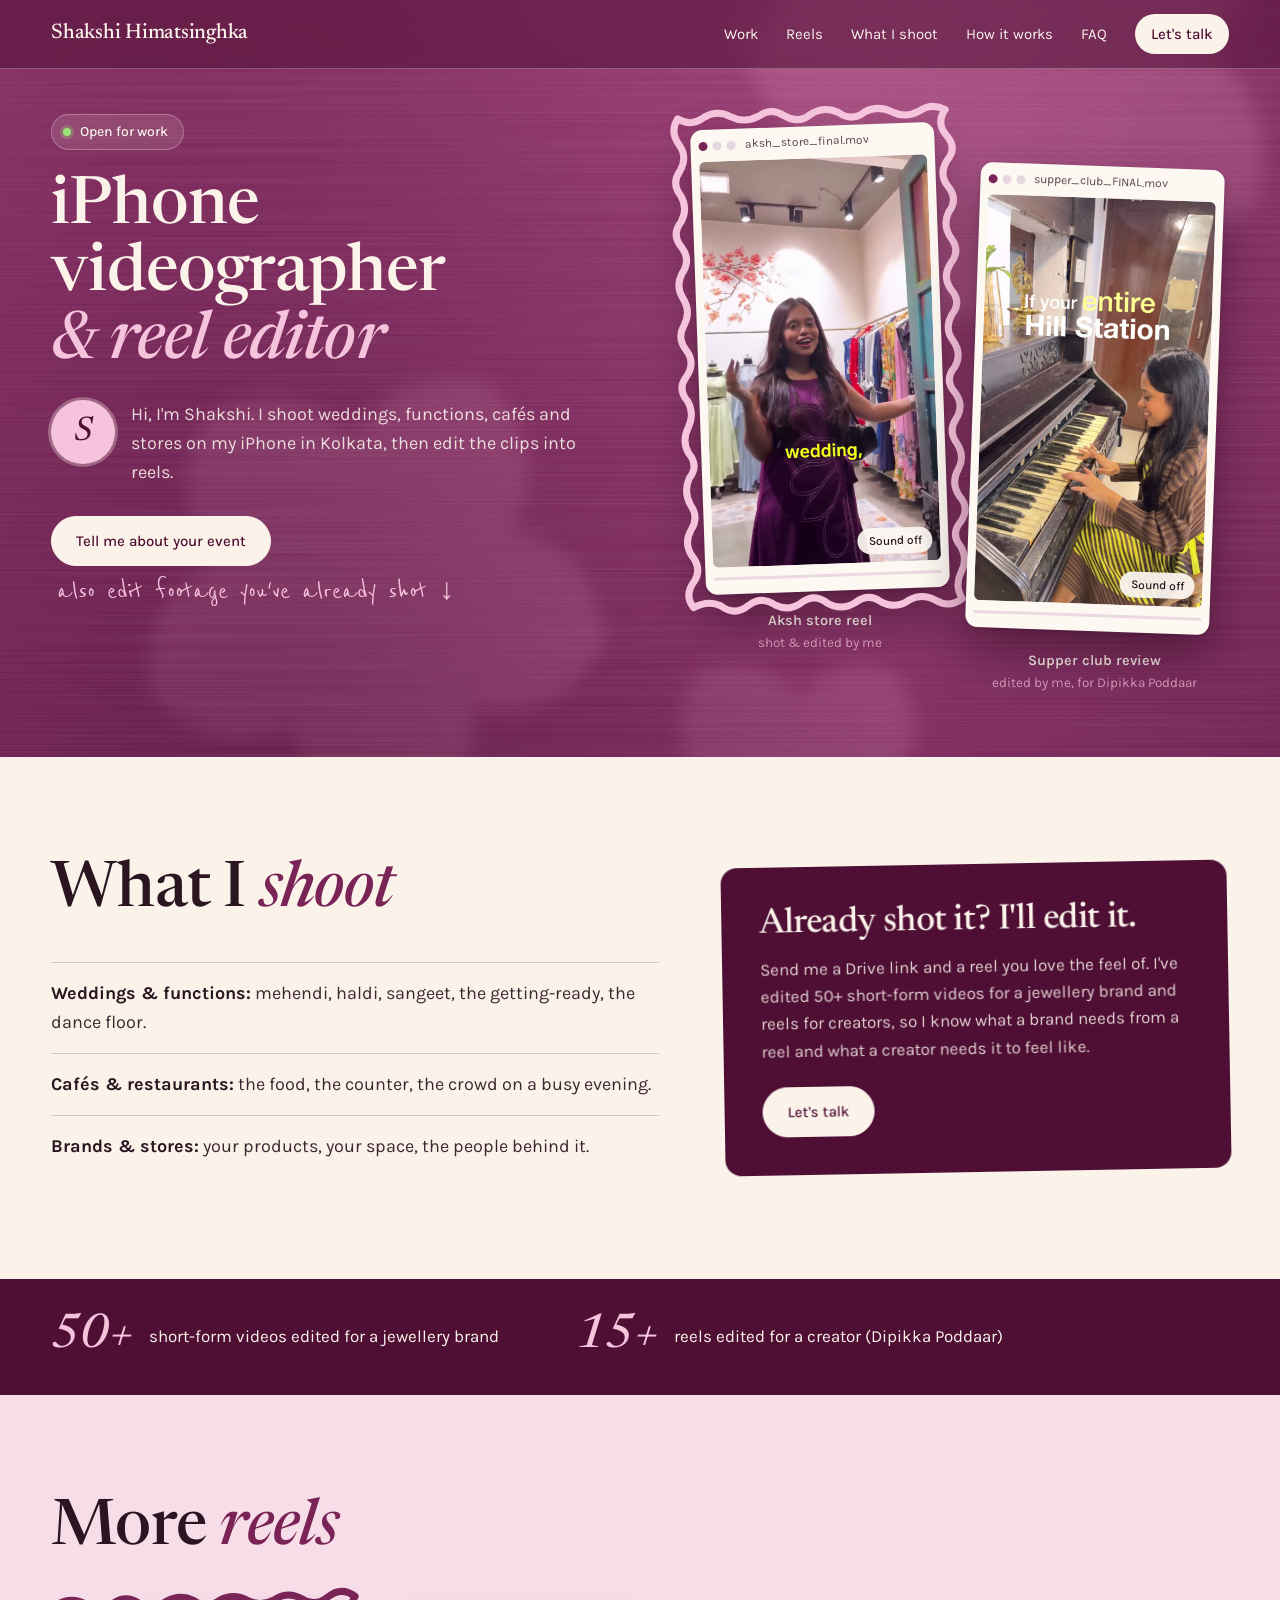
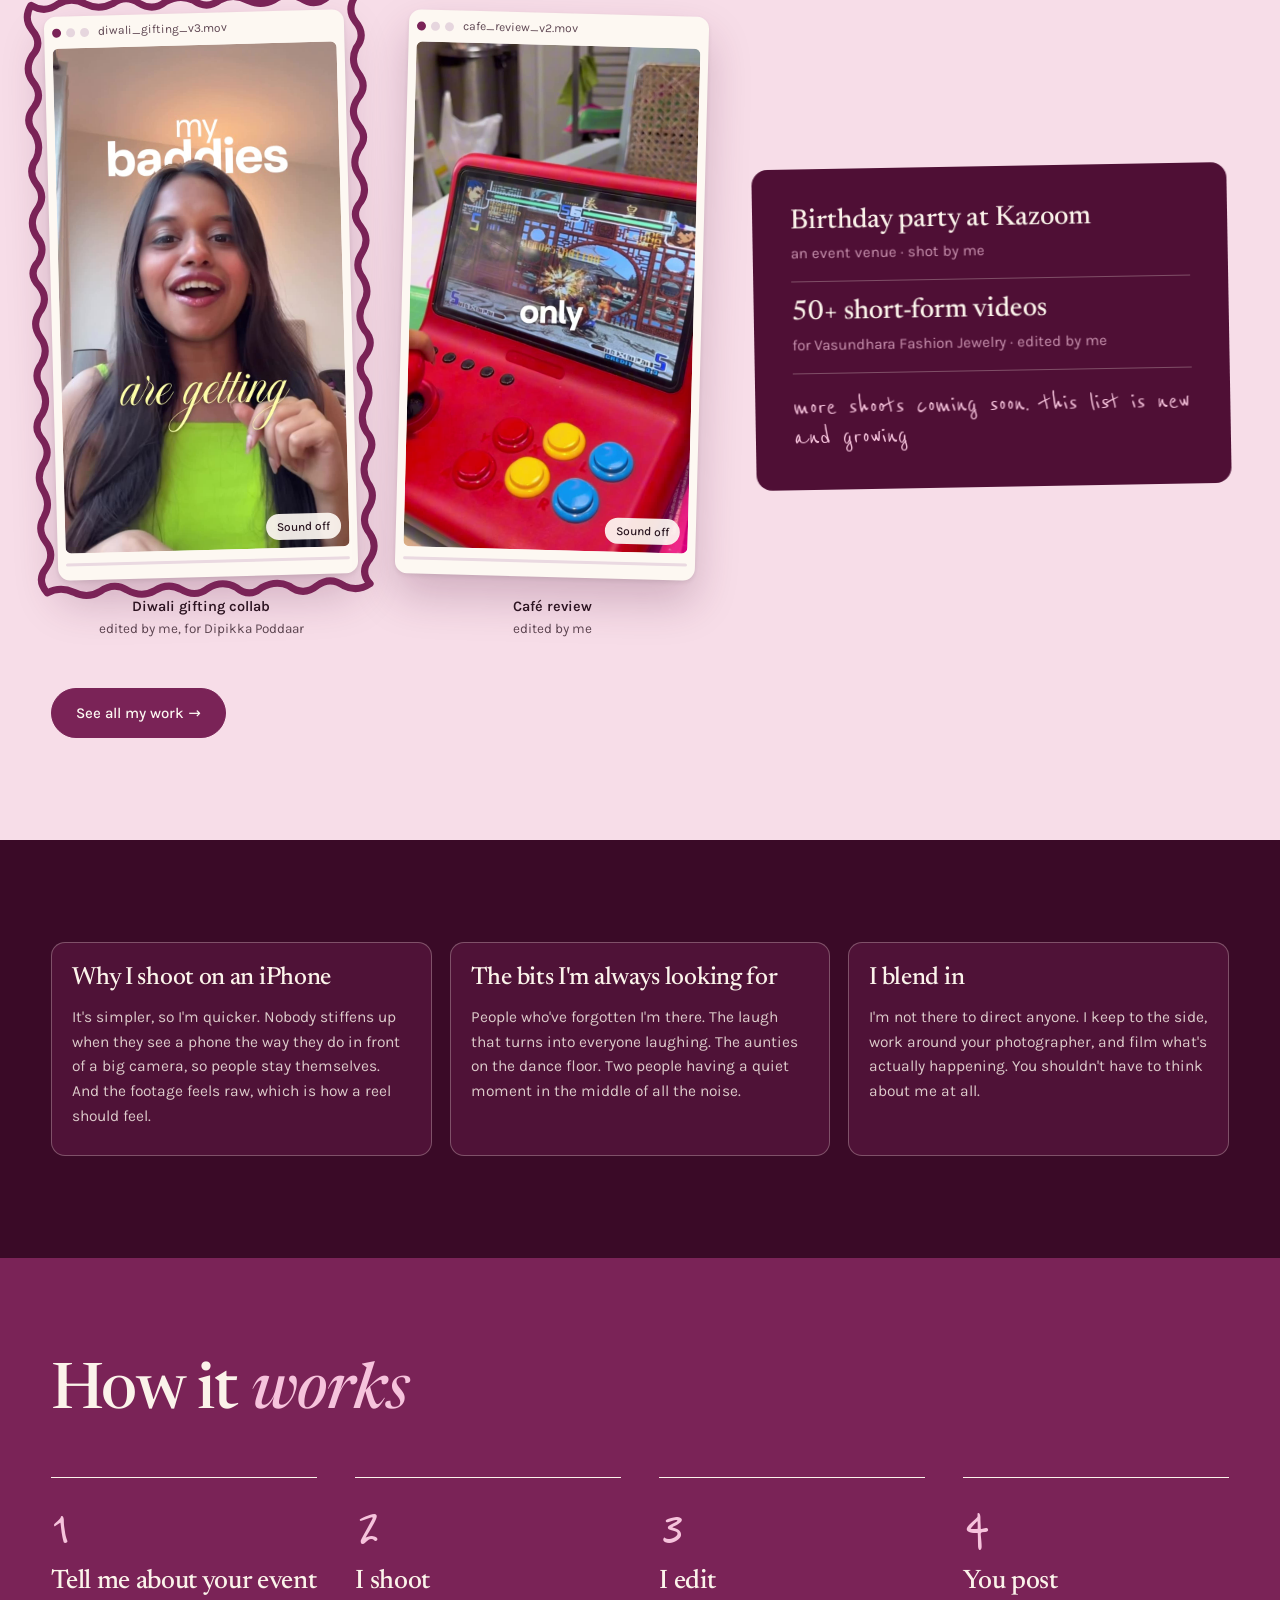
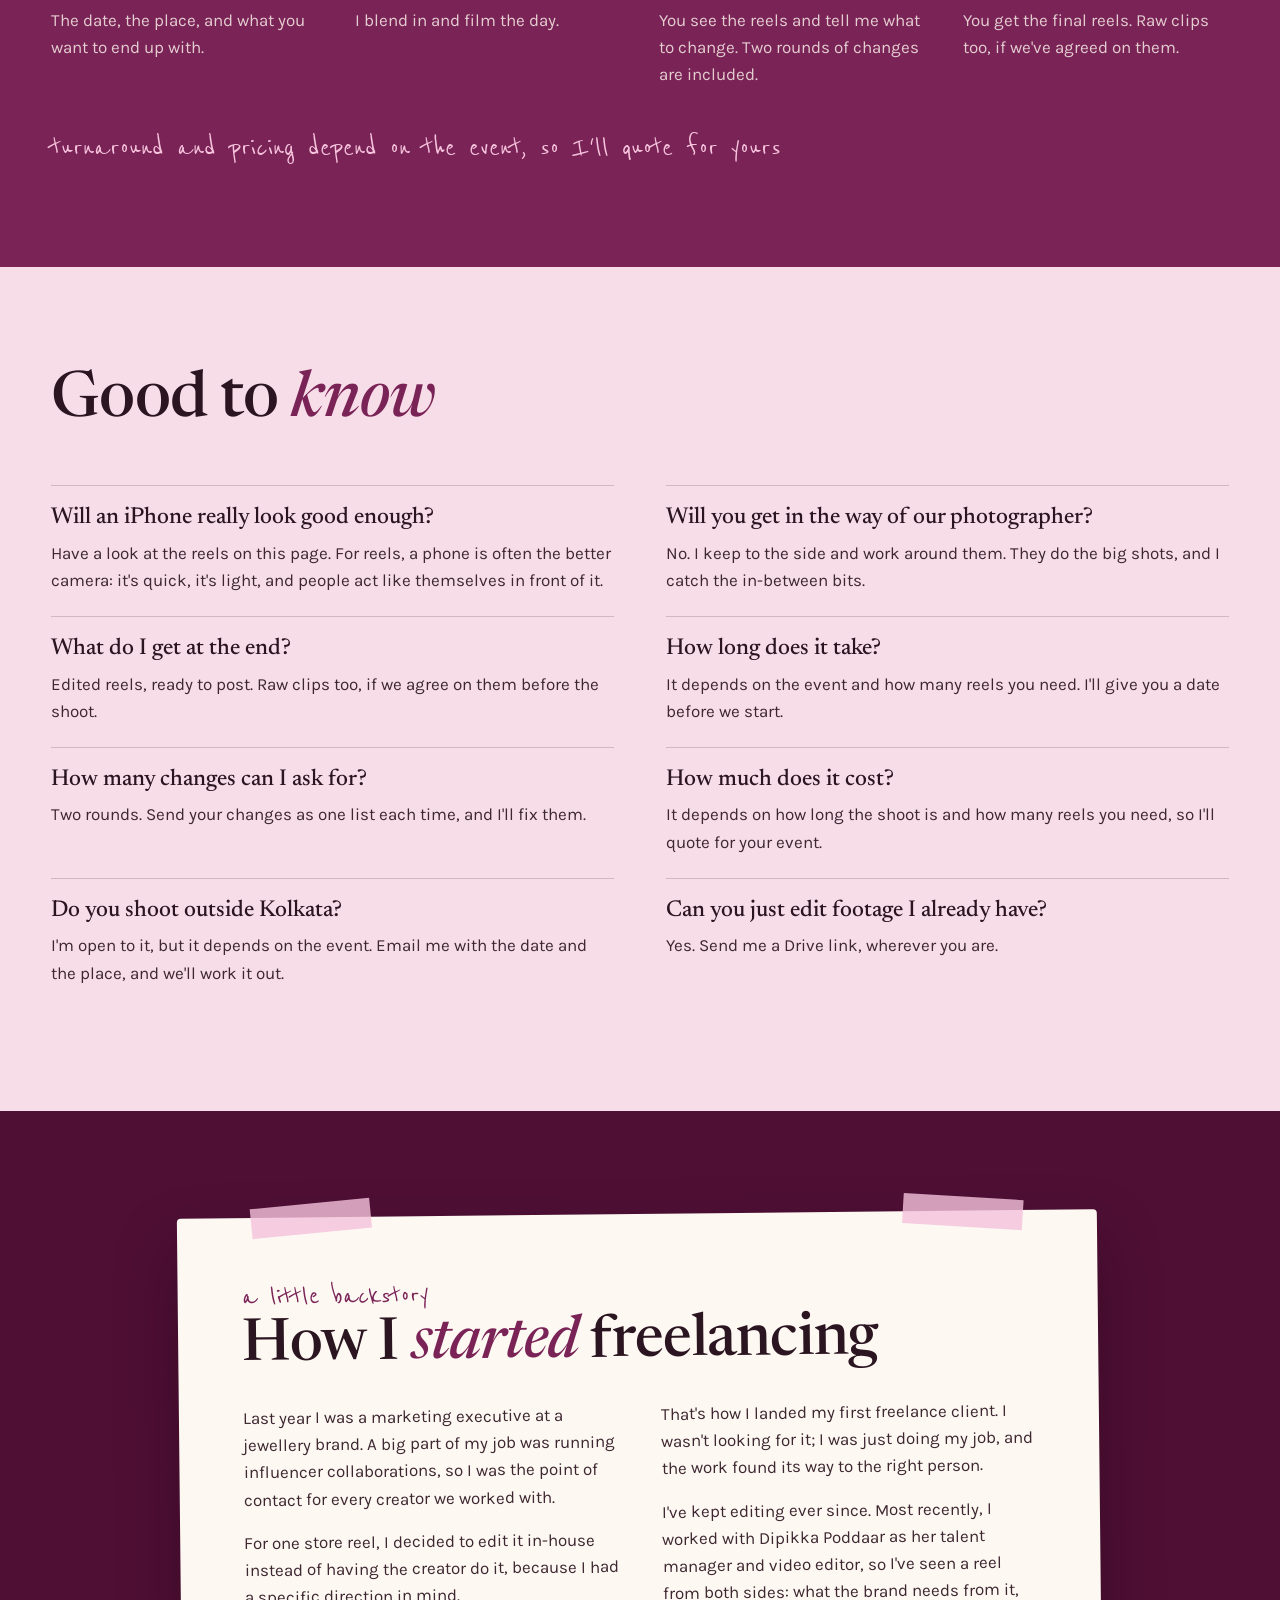
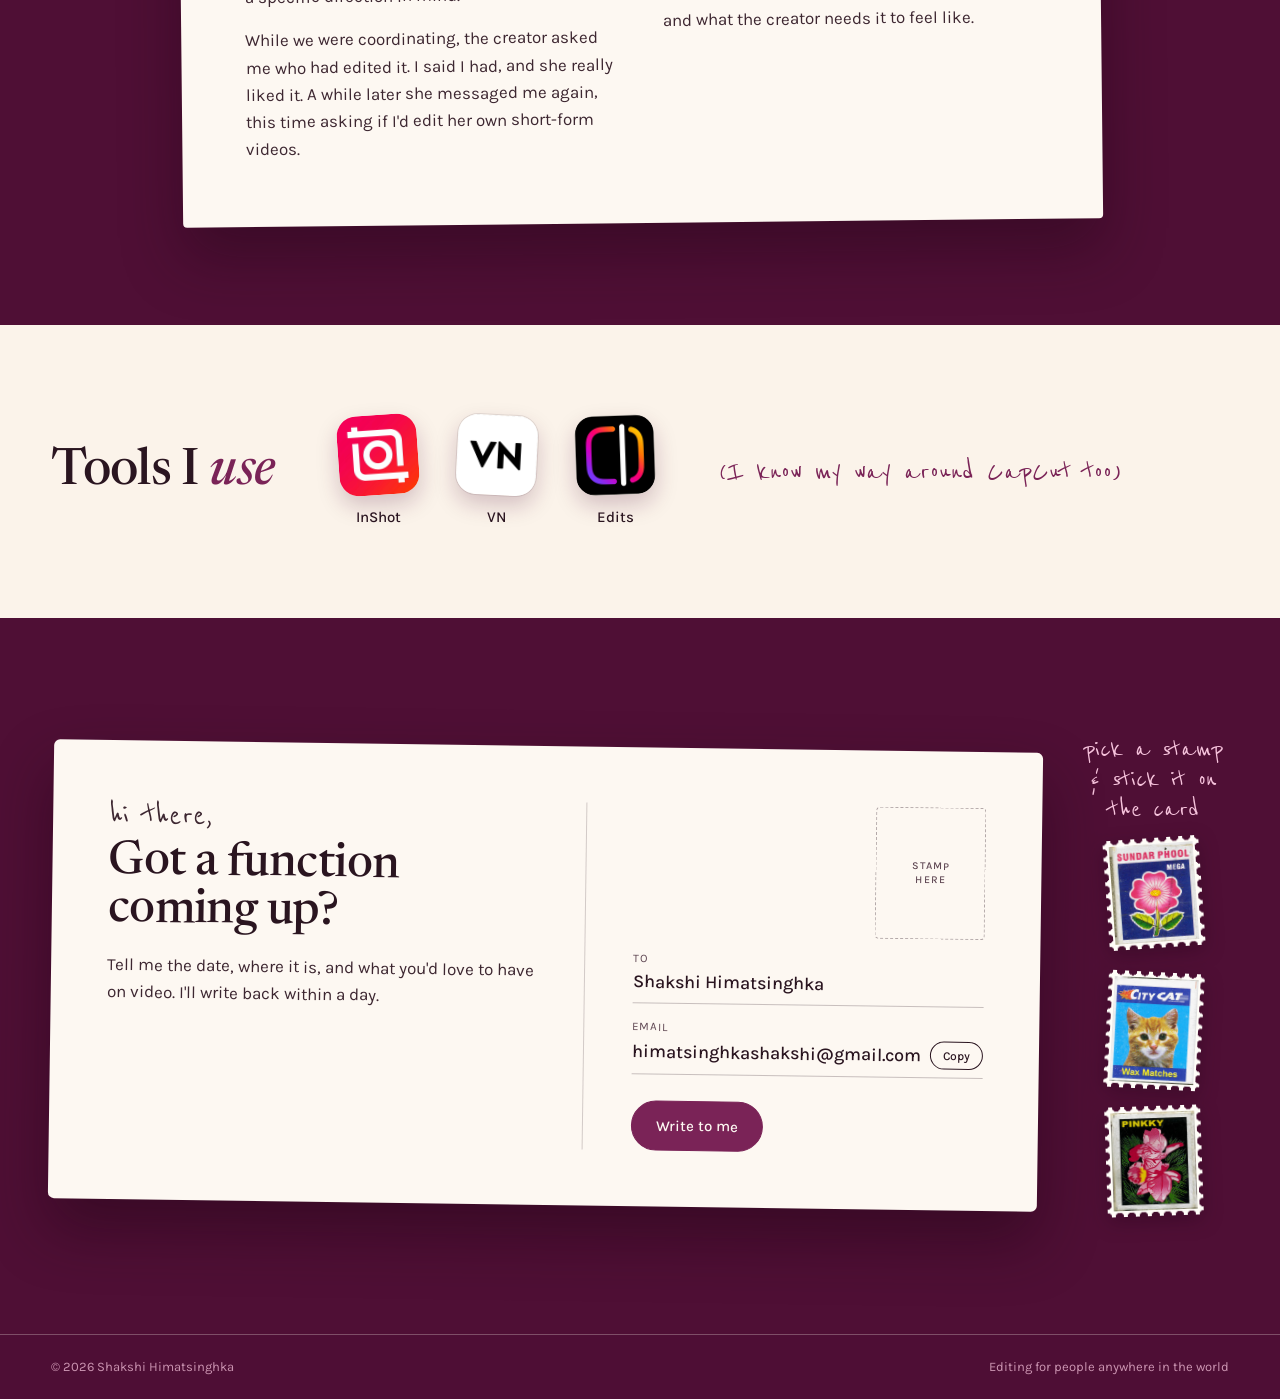
<file: index.html>
<!doctype html>
<html lang="en">
<head>
  <meta charset="utf-8">
  <meta name="viewport" content="width=device-width, initial-scale=1">
  <title>Shakshi Himatsinghka · iPhone videographer &amp; reel editor</title>
  <meta name="description" content="iPhone videography and reel editing by Shakshi Himatsinghka in Kolkata, for weddings, functions, cafés and stores. Edit-only work for anyone, anywhere.">

  <!-- what shows up when the link is shared (WhatsApp, LinkedIn, iMessage, X) -->
  <meta property="og:type" content="website">
  <meta property="og:site_name" content="Shakshi Himatsinghka">
  <meta property="og:url" content="https://shakshi-himatsinghka.vercel.app/">
  <meta property="og:title" content="Shakshi Himatsinghka · iPhone videographer &amp; reel editor">
  <meta property="og:description" content="I shoot weddings, functions, cafés and stores on my iPhone in Kolkata, then edit the clips into reels.">
  <meta property="og:image" content="https://shakshi-himatsinghka.vercel.app/assets/og-image.jpg">
  <meta property="og:image:type" content="image/jpeg">
  <meta property="og:image:width" content="1200">
  <meta property="og:image:height" content="630">
  <meta property="og:image:alt" content="Shakshi Himatsinghka, iPhone videographer and reel editor, next to stills from a store reel and a supper club reel.">
  <meta name="twitter:card" content="summary_large_image">
  <link rel="preconnect" href="https://fonts.googleapis.com">
  <link rel="preconnect" href="https://fonts.gstatic.com" crossorigin>
  <link href="https://fonts.googleapis.com/css2?family=Karla:ital,wght@0,400..700;1,400..700&family=Newsreader:ital,opsz,wght@0,6..72,400..600;1,6..72,400..600&family=Reenie+Beanie&display=swap" rel="stylesheet">
  <link rel="stylesheet" href="edits.css">
</head>
<body>
<div class="bg" aria-hidden="true"></div>


<header class="top">
  <a class="mark" href="#">Shakshi Himatsinghka</a>
  <nav>
    <a href="work/">Work</a>
    <a href="#reels">Reels</a>
    <a href="#shoot">What I shoot</a>
    <a href="#how">How it works</a>
    <a href="#faq">FAQ</a>
    <a class="pill" href="#contact">Let's talk</a>
  </nav>
</header>

<main>

  <!-- hero + the reels -->
  <section class="hero" id="work">
    <div class="hero-text">
      <p class="status"><span class="dot"></span> Open for work</p>
      <h1>iPhone videographer <em>&amp;&nbsp;reel&nbsp;editor</em></h1>
      <div class="hello">
        <!-- PHOTO SPOT: when Shakshi sends her photo, save a square copy as assets/shakshi.jpg
             (about 300 × 300) and swap the <span class="me"> below for:
             <img class="me" src="assets/shakshi.jpg" alt="Shakshi Himatsinghka" width="72" height="72"> -->
        <span class="me" aria-hidden="true">S</span>
        <p class="lede">Hi, I'm Shakshi. I shoot weddings, functions, cafés and stores on my iPhone in Kolkata, then edit the clips into reels.</p>
      </div>
      <div class="ctas">
        <a class="btn" href="#contact">Tell me about your event</a>
        <a class="hand hero-aside" href="#edit-only">also edit footage you've already shot ↓</a>
      </div>
    </div>

    <div class="reels">
      <figure class="reel r1">
        <div class="window wobble">
          <div class="titlebar">
            <span class="lights" aria-hidden="true"><i></i><i></i><i></i></span>
            <span class="fname">aksh_store_final.mov</span>
          </div>
          <div class="screen">
            <video src="assets/aksh.mp4" poster="assets/aksh.jpg" muted loop playsinline preload="metadata" aria-label="Aksh store reel"></video>
            <button class="sound" type="button" aria-pressed="false">Sound off</button>
          </div>
          <div class="scrub" role="slider" tabindex="0" aria-label="Seek Aksh reel" aria-valuemin="0" aria-valuemax="56" aria-valuenow="0"><span class="fill"></span></div>
        </div>
        <figcaption><b>Aksh store reel</b> shot &amp; edited by me</figcaption>
      </figure>

      <figure class="reel r2">
        <div class="window">
          <div class="titlebar">
            <span class="lights" aria-hidden="true"><i></i><i></i><i></i></span>
            <span class="fname">supper_club_FINAL.mov</span>
          </div>
          <div class="screen">
            <video src="assets/supper-club.mp4" poster="assets/supper-club.jpg" muted loop playsinline preload="metadata" aria-label="Supper club review reel"></video>
            <button class="sound" type="button" aria-pressed="false">Sound off</button>
          </div>
          <div class="scrub" role="slider" tabindex="0" aria-label="Seek supper club reel" aria-valuemin="0" aria-valuemax="130" aria-valuenow="0"><span class="fill"></span></div>
        </div>
        <figcaption><b>Supper club review</b> edited by me, for Dipikka Poddaar</figcaption>
      </figure>
    </div>
  </section>

  <!-- what I shoot + edit only -->
  <section class="what" id="shoot">
    <div>
      <h2>What I <em>shoot</em></h2>
      <ul class="what-list">
        <li><b>Weddings &amp; functions:</b> mehendi, haldi, sangeet, the getting-ready, the dance floor.</li>
        <li><b>Cafés &amp; restaurants:</b> the food, the counter, the crowd on a busy evening.</li>
        <li><b>Brands &amp; stores:</b> your products, your space, the people behind it.</li>
      </ul>
    </div>
    <aside class="tilt-card" id="edit-only">
      <h3>Already shot it? I'll edit it.</h3>
      <p>Send me a Drive link and a reel you love the feel of. I've edited 50+ short-form videos for a jewellery brand and reels for creators, so I know what a brand needs from a reel and what a creator needs it to feel like.</p>
      <a class="btn" href="#contact">Let's talk</a>
    </aside>
  </section>

  <!-- numbers -->
  <section class="proof">
    <div class="stat"><span class="big">50+</span><p>short-form videos edited for a jewellery brand</p></div>
    <div class="stat"><span class="big">15+</span><p>reels edited for a creator (Dipikka Poddaar)</p></div>
  </section>

  <!-- my reels -->
  <section class="more" id="reels">
    <div class="more-head">
      <h2>More <em>reels</em></h2>
    </div>
    <div class="more-grid">
      <figure class="reel">
        <div class="window wobble">
          <div class="titlebar">
            <span class="lights" aria-hidden="true"><i></i><i></i><i></i></span>
            <span class="fname">diwali_gifting_v3.mov</span>
          </div>
          <div class="screen">
            <video src="assets/reel-2.mp4" poster="assets/reel-2.jpg" muted loop playsinline preload="metadata" aria-label="Diwali gifting brand collab reel"></video>
            <button class="sound" type="button" aria-pressed="false">Sound off</button>
          </div>
          <div class="scrub" role="slider" tabindex="0" aria-label="Seek Diwali gifting reel" aria-valuemin="0" aria-valuemax="44" aria-valuenow="0"><span class="fill"></span></div>
        </div>
        <figcaption><b>Diwali gifting collab</b> edited by me, for Dipikka Poddaar</figcaption>
      </figure>

      <figure class="reel">
        <div class="window">
          <div class="titlebar">
            <span class="lights" aria-hidden="true"><i></i><i></i><i></i></span>
            <span class="fname">cafe_review_v2.mov</span>
          </div>
          <div class="screen">
            <video src="assets/cafe.mp4" poster="assets/cafe.jpg" muted loop playsinline preload="metadata" aria-label="Café review reel"></video>
            <button class="sound" type="button" aria-pressed="false">Sound off</button>
          </div>
          <div class="scrub" role="slider" tabindex="0" aria-label="Seek café review reel" aria-valuemin="0" aria-valuemax="130" aria-valuenow="0"><span class="fill"></span></div>
        </div>
        <figcaption><b>Café review</b> edited by me</figcaption>
      </figure>

      <aside class="tilt-card proofs" aria-label="More work">
        <ul>
          <!-- VLOG SPOT: Shakshi's "come shoot with me" vlog from the Kazoom shoot goes here.
               When it arrives, make a 540-wide web copy (see AGENTS.md), add it as a reel in this
               grid (copy a <figure class="reel"> block above), label it "shot by me", and take
               this Kazoom line out of the card. -->
          <li><b>Birthday party at Kazoom</b><span>an event venue · shot by me</span></li>
          <li><b>50+ short-form videos</b><span>for Vasundhara Fashion Jewelry · edited by me</span></li>
        </ul>
        <p class="hand proofs-note">more shoots coming soon. this list is new and growing</p>
      </aside>
    </div>
    <a class="btn see-all" href="work/">See all my work →</a>
  </section>

  <!-- why iPhone · what I like catching · how I work at your event -->
  <section class="for notes" aria-label="How I shoot">
    <div class="cards trio">
      <article class="card">
        <h3>Why I shoot on an iPhone</h3>
        <p>It's simpler, so I'm quicker. Nobody stiffens up when they see a phone the way they do in front of a big camera, so people stay themselves. And the footage feels raw, which is how a reel should feel.</p>
      </article>
      <article class="card">
        <h3>The bits I'm always looking for</h3>
        <p>People who've forgotten I'm there. The laugh that turns into everyone laughing. The aunties on the dance floor. Two people having a quiet moment in the middle of all the noise.</p>
      </article>
      <article class="card">
        <h3>I blend in</h3>
        <p>I'm not there to direct anyone. I keep to the side, work around your photographer, and film what's actually happening. You shouldn't have to think about me at all.</p>
      </article>
    </div>
  </section>

  <!-- how it works -->
  <section class="how" id="how">
    <div class="how-head">
      <h2>How it <em>works</em></h2>
    </div>
    <ol class="steps">
      <li>
        <span class="num hand">1</span>
        <h3>Tell me about your event</h3>
        <p>The date, the place, and what you want to end up with.</p>
      </li>
      <li>
        <span class="num hand">2</span>
        <h3>I shoot</h3>
        <p>I blend in and film the day.</p>
      </li>
      <li>
        <span class="num hand">3</span>
        <h3>I edit</h3>
        <p>You see the reels and tell me what to change. Two rounds of changes are included.</p>
      </li>
      <li>
        <span class="num hand">4</span>
        <h3>You post</h3>
        <p>You get the final reels. Raw clips too, if we've agreed on them.</p>
      </li>
    </ol>
    <p class="how-note hand">turnaround and pricing depend on the event, so I'll quote for yours</p>
  </section>

  <!-- FAQ -->
  <section class="faq" id="faq">
    <h2>Good to <em>know</em></h2>
    <dl class="qa">
      <div>
        <dt>Will an iPhone really look good enough?</dt>
        <dd>Have a look at the reels on this page. For reels, a phone is often the better camera: it's quick, it's light, and people act like themselves in front of it.</dd>
      </div>
      <div>
        <dt>Will you get in the way of our photographer?</dt>
        <dd>No. I keep to the side and work around them. They do the big shots, and I catch the in-between bits.</dd>
      </div>
      <div>
        <dt>What do I get at the end?</dt>
        <dd>Edited reels, ready to post. Raw clips too, if we agree on them before the shoot.</dd>
      </div>
      <div>
        <dt>How long does it take?</dt>
        <dd>It depends on the event and how many reels you need. I'll give you a date before we start.</dd>
      </div>
      <div>
        <dt>How many changes can I ask for?</dt>
        <dd>Two rounds. Send your changes as one list each time, and I'll fix them.</dd>
      </div>
      <div>
        <dt>How much does it cost?</dt>
        <dd>It depends on how long the shoot is and how many reels you need, so I'll quote for your event.</dd>
      </div>
      <div>
        <dt>Do you shoot outside Kolkata?</dt>
        <dd>I'm open to it, but it depends on the event. Email me with the date and the place, and we'll work it out.</dd>
      </div>
      <div>
        <dt>Can you just edit footage I already have?</dt>
        <dd>Yes. Send me a Drive link, wherever you are.</dd>
      </div>
    </dl>
  </section>

  <!-- KEPT FOR NOW: "How I started freelancing" and "Tools I use" aren't in the new copy.
       Shakshi will decide whether to keep, shorten or remove them. -->

  <!-- my story -->
  <section class="story" id="story">
    <div class="paper">
      <p class="kicker hand">a little backstory</p>
      <h2>How I <em>started</em> freelancing</h2>
      <div class="story-body">
        <p>Last year I was a marketing executive at a jewellery brand. A big part of my job was running influencer collaborations, so I was the point of contact for every creator we worked with.</p>
        <p>For one store reel, I decided to edit it in-house instead of having the creator do it, because I had a specific direction in mind.</p>
        <p>While we were coordinating, the creator asked me who had edited it. I said I had, and she really liked it. A while later she messaged me again, this time asking if I'd edit her own short-form videos.</p>
        <p>That's how I landed my first freelance client. I wasn't looking for it; I was just doing my job, and the work found its way to the right person.</p>
        <p>I've kept editing ever since. Most recently, I worked with Dipikka Poddaar as her talent manager and video editor, so I've seen a reel from both sides: what the brand needs from it, and what the creator needs it to feel like.</p>
      </div>
    </div>
  </section>

  <!-- tools -->
  <section class="tools" id="tools">
    <h2>Tools I <em>use</em></h2>
    <ul class="apps">
      <li><img class="app-icon" src="assets/logos/inshot.png" alt="" width="80" height="80"><span class="app-name">InShot</span></li>
      <li><img class="app-icon" src="assets/logos/vn.png" alt="" width="80" height="80"><span class="app-name">VN</span></li>
      <li><img class="app-icon" src="assets/logos/edits.png" alt="" width="80" height="80"><span class="app-name">Edits</span></li>
    </ul>
    <p class="hand tools-note">(I know my way around CapCut too)</p>
  </section>

  <!-- contact: a postcard -->
  <section class="contact" id="contact">
    <div class="stage">
    <div class="postcard">
      <div class="pc-message">
        <p class="hand pc-hi">hi there,</p>
        <h2>Got a function coming up?</h2>
        <p>Tell me the date, where it is, and what you'd love to have on video. I'll write back within a day.</p>
      </div>
      <div class="pc-address">
        <div class="stamp-slot" aria-hidden="true"><span>stamp<br>here</span></div>
        <dl class="lines">
          <dt>To</dt><dd>Shakshi Himatsinghka</dd>
          <dt>Email</dt>
          <dd class="mail">
            <a href="mailto:himatsinghkashakshi@gmail.com?subject=An%20edit%20for%20you">himatsinghkashakshi<wbr>@gmail.com</a>
            <button type="button" class="copy" data-copy="himatsinghkashakshi@gmail.com">Copy</button>
          </dd>
        </dl>
        <a class="btn" href="mailto:himatsinghkashakshi@gmail.com?subject=An%20edit%20for%20you">Write to me</a>
      </div>
    </div>

    <div class="tray">
      <p class="hand tray-hint">pick a stamp &amp; stick it on the card</p>
      <div class="tray-spots">
        <span class="spot"></span><span class="spot"></span><span class="spot"></span>
      </div>
    </div>

    <button type="button" class="stamp" aria-label="Sundar Phool matchbox stamp. Press to stick it on the postcard"><span class="perf"><img src="assets/stamps/sundar-phool.jpg" alt="" draggable="false"></span></button>
    <button type="button" class="stamp" aria-label="City Cat matchbox stamp. Press to stick it on the postcard"><span class="perf"><img src="assets/stamps/city-cat.jpg" alt="" draggable="false"></span></button>
    <button type="button" class="stamp" aria-label="Pinkky matchbox stamp. Press to stick it on the postcard"><span class="perf"><img src="assets/stamps/pinkky.jpg" alt="" draggable="false"></span></button>
    </div>
  </section>

</main>

<footer>
  <span>© <span id="year"></span> Shakshi Himatsinghka</span>
  <span>Editing for people anywhere in the world</span>
</footer>

<script src="edits.js"></script>
</body>
</html>
</file>
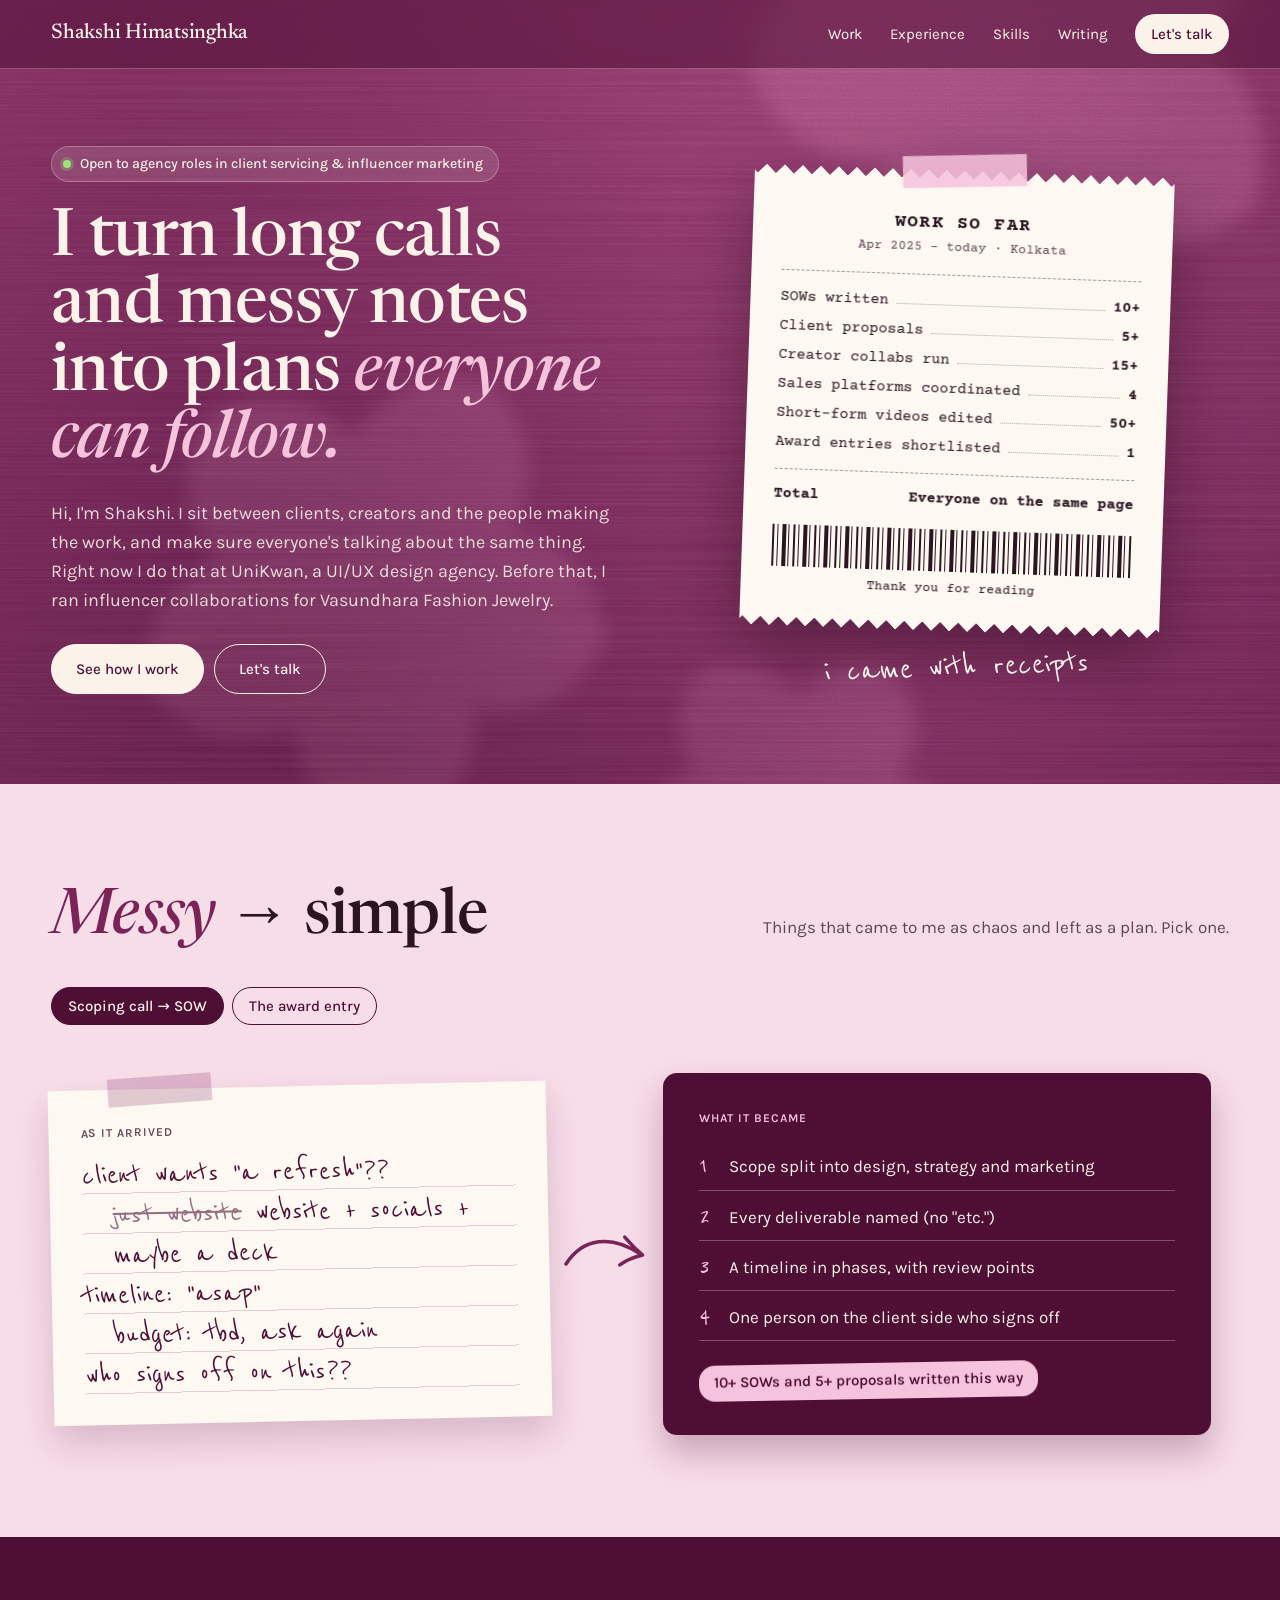
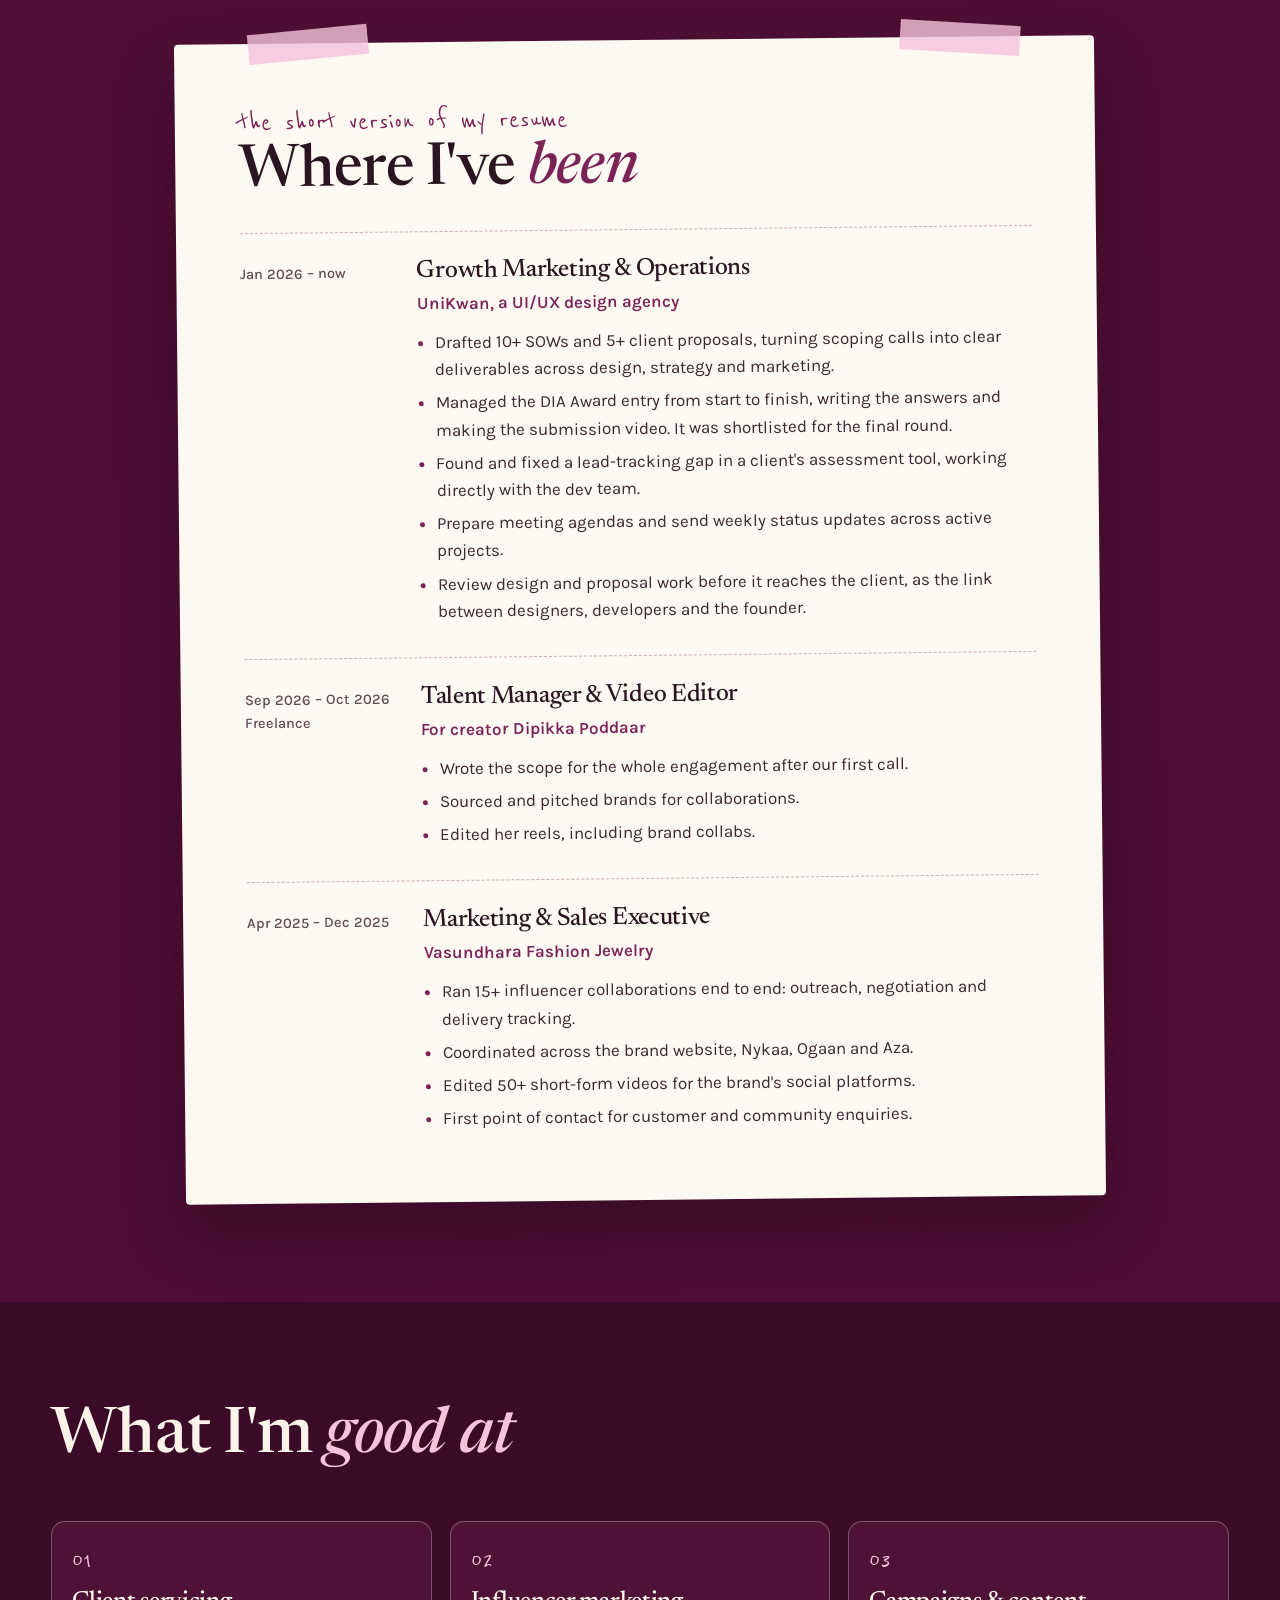
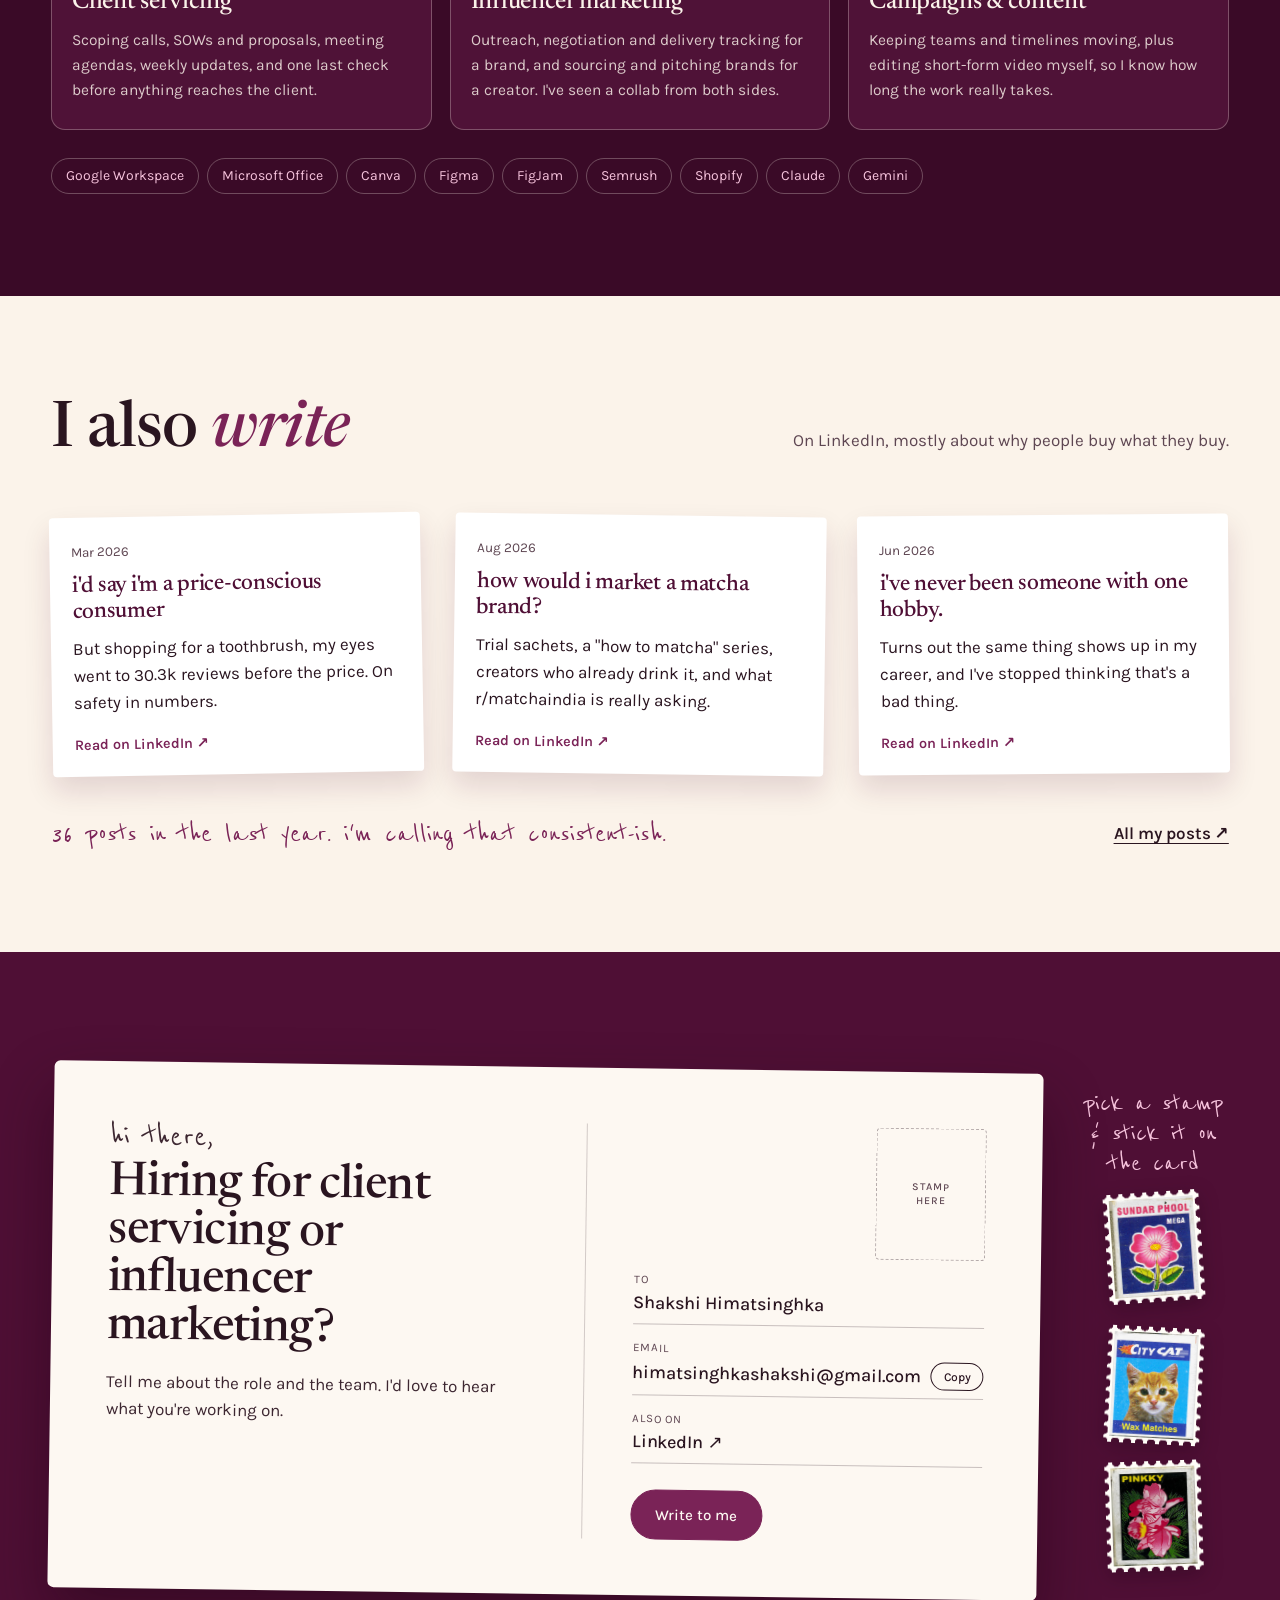
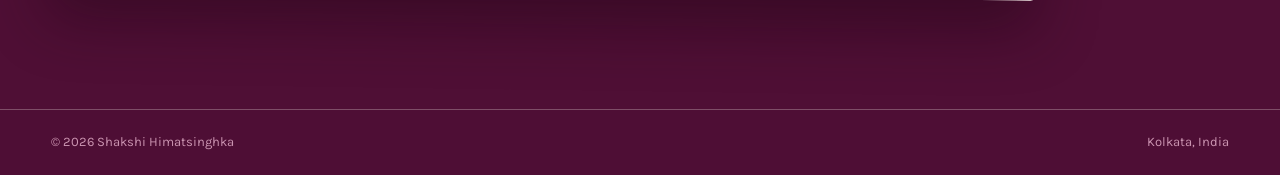
<file: career/index.html>
<!doctype html>
<html lang="en">
<head>
  <meta charset="utf-8">
  <meta name="viewport" content="width=device-width, initial-scale=1">
  <title>Shakshi Himatsinghka · Client Servicing &amp; Influencer Marketing</title>
  <meta name="description" content="Client servicing and influencer marketing by Shakshi Himatsinghka in Kolkata: SOWs, proposals, creator collaborations and the coordination in between.">

  <!-- what shows up when this page's link is shared (WhatsApp, LinkedIn, iMessage, X) -->
  <meta property="og:type" content="website">
  <meta property="og:site_name" content="Shakshi Himatsinghka">
  <meta property="og:url" content="https://shakshi-himatsinghka.vercel.app/career/">
  <meta property="og:title" content="Shakshi Himatsinghka · Client servicing &amp; influencer marketing">
  <meta property="og:description" content="I turn long calls and messy notes into plans everyone can follow: SOWs, proposals, creator collaborations and the coordination in between.">
  <meta property="og:image" content="https://shakshi-himatsinghka.vercel.app/assets/og-career.jpg">
  <meta property="og:image:type" content="image/jpeg">
  <meta property="og:image:width" content="1200">
  <meta property="og:image:height" content="630">
  <meta property="og:image:alt" content="Shakshi Himatsinghka, client servicing and influencer marketing. I turn long calls and messy notes into plans everyone can follow.">
  <meta name="twitter:card" content="summary_large_image">
  <link rel="preconnect" href="https://fonts.googleapis.com">
  <link rel="preconnect" href="https://fonts.gstatic.com" crossorigin>
  <link href="https://fonts.googleapis.com/css2?family=Courier+Prime:wght@400;700&family=Karla:ital,wght@0,400..700;1,400..700&family=Newsreader:ital,opsz,wght@0,6..72,400..600;1,6..72,400..600&family=Reenie+Beanie&display=swap" rel="stylesheet">
  <link rel="stylesheet" href="../edits.css">
  <link rel="stylesheet" href="../career.css">
</head>
<body>
<div class="bg" aria-hidden="true"></div>

<!-- the hand-drawn arrow used in every case file -->
<svg width="0" height="0" style="position: absolute" aria-hidden="true">
  <symbol id="swoop" viewBox="0 0 90 60">
    <path d="M5 40 C 22 14, 50 10, 80 30 M 64 13 C 70 20, 76 26, 82 31 C 73 33, 66 36, 59 41" fill="none" stroke="currentColor" stroke-width="3.5" stroke-linecap="round" stroke-linejoin="round"/>
  </symbol>
</svg>


<header class="top">
  <a class="mark" href="#">Shakshi Himatsinghka</a>
  <nav>
    <a href="#work">Work</a>
    <a href="#experience">Experience</a>
    <a href="#skills">Skills</a>
    <a href="#writing">Writing</a>
    <a class="pill" href="#contact">Let's talk</a>
  </nav>
</header>

<main>

  <!-- hero + the numbers -->
  <section class="hero">
    <div class="hero-text">
      <p class="status"><span class="dot"></span> Open to agency roles in client servicing &amp; influencer marketing</p>
      <h1>I turn long calls and messy notes into plans <em>everyone can follow.</em></h1>
      <p class="lede">Hi, I'm Shakshi. I sit between clients, creators and the people making the work, and make sure everyone's talking about the same thing. Right now I do that at UniKwan, a UI/UX design agency. Before that, I ran influencer collaborations for Vasundhara Fashion Jewelry.</p>
      <div class="ctas">
        <a class="btn" href="#work">See how I work</a>
        <a class="btn ghost" href="#contact">Let's talk</a>
      </div>
    </div>

    <div class="receipt-col">
      <div class="receipt-wrap">
        <div class="receipt">
          <p class="r-head">Work so far</p>
          <p class="r-sub">Apr 2025 – today · Kolkata</p>
          <dl class="r-rows">
            <div><dt>SOWs written</dt><dd>10+</dd></div>
            <div><dt>Client proposals</dt><dd>5+</dd></div>
            <div><dt>Creator collabs run</dt><dd>15+</dd></div>
            <div><dt>Sales platforms coordinated</dt><dd>4</dd></div>
            <div><dt>Short-form videos edited</dt><dd>50+</dd></div>
            <div><dt>Award entries shortlisted</dt><dd>1</dd></div>
          </dl>
          <p class="r-total"><span>Total</span><span>Everyone on the same page</span></p>
          <div class="r-bars" aria-hidden="true"></div>
          <p class="r-thanks">Thank you for reading</p>
        </div>
      </div>
      <p class="hand receipt-note">i came with receipts</p>
    </div>
  </section>

  <!-- messy to simple -->
  <section class="files" id="work">
    <div class="files-head">
      <h2><em>Messy</em> → simple</h2>
      <p>Things that came to me as chaos and left as a plan. Pick one.</p>
    </div>

    <div class="tabs" role="tablist" aria-label="Case files">
      <button type="button" role="tab" id="tab-1" aria-controls="case-1" aria-selected="true">Scoping call → SOW</button>
      <button type="button" role="tab" id="tab-2" aria-controls="case-2" aria-selected="false">The award entry</button>
    </div>

    <article class="case" id="case-1" role="tabpanel" aria-labelledby="tab-1">
      <div class="note">
        <p class="case-label">As it arrived</p>
        <ul class="scrawl">
          <li>client wants "a refresh"??</li>
          <li><s>just website</s> website + socials + maybe a deck</li>
          <li>timeline: "asap"</li>
          <li>budget: tbd, ask again</li>
          <li>who signs off on this??</li>
        </ul>
      </div>
      <svg class="swoop" aria-hidden="true"><use href="#swoop"/></svg>
      <div class="plan">
        <p class="case-label">What it became</p>
        <ol>
          <li>Scope split into design, strategy and marketing</li>
          <li>Every deliverable named (no "etc.")</li>
          <li>A timeline in phases, with review points</li>
          <li>One person on the client side who signs off</li>
        </ol>
        <p class="result">10+ SOWs and 5+ proposals written this way</p>
      </div>
    </article>

    <article class="case" id="case-2" role="tabpanel" aria-labelledby="tab-2" hidden>
      <div class="note">
        <p class="case-label">As it arrived</p>
        <ul class="scrawl">
          <li>1 product, 3 very different users</li>
          <li>explain it all in 50 words??</li>
          <li>then 300 words each on demand, pain points + potential</li>
          <li>core technology too</li>
          <li>images to spec, and a video</li>
        </ul>
      </div>
      <svg class="swoop" aria-hidden="true"><use href="#swoop"/></svg>
      <div class="plan">
        <p class="case-label">What it became</p>
        <ol>
          <li>I managed the whole entry, start to finish</li>
          <li>Wrote every answer myself, from the 50-word description to the core technology</li>
          <li>Made the submission video</li>
          <li>Pulled the images together to the award's specs</li>
        </ol>
        <p class="result">DIA Award entry shortlisted for the final round</p>
      </div>
    </article>
  </section>

  <!-- experience: a page taped to the cloth -->
  <section class="story" id="experience">
    <div class="paper">
      <p class="kicker hand">the short version of my resume</p>
      <h2>Where I've <em>been</em></h2>
      <ol class="jobs">
        <li class="job">
          <p class="when">Jan 2026 – now</p>
          <div>
            <h3>Growth Marketing &amp; Operations</h3>
            <p class="where">UniKwan, a UI/UX design agency</p>
            <ul>
              <li>Drafted 10+ SOWs and 5+ client proposals, turning scoping calls into clear deliverables across design, strategy and marketing.</li>
              <li>Managed the DIA Award entry from start to finish, writing the answers and making the submission video. It was shortlisted for the final round.</li>
              <li>Found and fixed a lead-tracking gap in a client's assessment tool, working directly with the dev team.</li>
              <li>Prepare meeting agendas and send weekly status updates across active projects.</li>
              <li>Review design and proposal work before it reaches the client, as the link between designers, developers and the founder.</li>
            </ul>
          </div>
        </li>
        <li class="job">
          <p class="when">Sep 2026 – Oct 2026<br>Freelance</p>
          <div>
            <h3>Talent Manager &amp; Video Editor</h3>
            <p class="where">For creator Dipikka Poddaar</p>
            <ul>
              <li>Wrote the scope for the whole engagement after our first call.</li>
              <li>Sourced and pitched brands for collaborations.</li>
              <li>Edited her reels, including brand collabs.</li>
            </ul>
          </div>
        </li>
        <li class="job">
          <p class="when">Apr 2025 – Dec 2025</p>
          <div>
            <h3>Marketing &amp; Sales Executive</h3>
            <p class="where">Vasundhara Fashion Jewelry</p>
            <ul>
              <li>Ran 15+ influencer collaborations end to end: outreach, negotiation and delivery tracking.</li>
              <li>Coordinated across the brand website, Nykaa, Ogaan and Aza.</li>
              <li>Edited 50+ short-form videos for the brand's social platforms.</li>
              <li>First point of contact for customer and community enquiries.</li>
            </ul>
          </div>
        </li>
      </ol>
    </div>
  </section>

  <!-- skills -->
  <section class="for" id="skills">
    <h2>What I'm <em>good at</em></h2>
    <div class="cards three">
      <article class="card">
        <span class="tag">01</span>
        <h3>Client servicing</h3>
        <p>Scoping calls, SOWs and proposals, meeting agendas, weekly updates, and one last check before anything reaches the client.</p>
      </article>
      <article class="card">
        <span class="tag">02</span>
        <h3>Influencer marketing</h3>
        <p>Outreach, negotiation and delivery tracking for a brand, and sourcing and pitching brands for a creator. I've seen a collab from both sides.</p>
      </article>
      <article class="card">
        <span class="tag">03</span>
        <h3>Campaigns &amp; content</h3>
        <p>Keeping teams and timelines moving, plus editing short-form video myself, so I know how long the work really takes.</p>
      </article>
    </div>
    <ul class="kinds" aria-label="Tools I use">
      <li>Google Workspace</li><li>Microsoft Office</li><li>Canva</li><li>Figma</li><li>FigJam</li><li>Semrush</li><li>Shopify</li><li>Claude</li><li>Gemini</li>
    </ul>
  </section>

  <!-- writing -->
  <section class="writing" id="writing">
    <div class="files-head">
      <h2>I also <em>write</em></h2>
      <p>On LinkedIn, mostly about why people buy what they buy.</p>
    </div>
    <div class="clips">
      <a class="clip" href="https://www.linkedin.com/feed/update/urn:li:activity:7439502037089832960/" target="_blank" rel="noopener">
        <span class="clip-date">Mar 2026</span>
        <b>i'd say i'm a price-conscious consumer</b>
        <span>But shopping for a toothbrush, my eyes went to 30.3k reviews before the price. On safety in numbers.</span>
        <span class="clip-read">Read on LinkedIn ↗</span>
      </a>
      <a class="clip" href="https://www.linkedin.com/feed/update/urn:li:activity:7491416655613444096/" target="_blank" rel="noopener">
        <span class="clip-date">Aug 2026</span>
        <b>how would i market a matcha brand?</b>
        <span>Trial sachets, a "how to matcha" series, creators who already drink it, and what r/matchaindia is really asking.</span>
        <span class="clip-read">Read on LinkedIn ↗</span>
      </a>
      <a class="clip" href="https://www.linkedin.com/feed/update/urn:li:activity:7475748360721965056/" target="_blank" rel="noopener">
        <span class="clip-date">Jun 2026</span>
        <b>i've never been someone with one hobby.</b>
        <span>Turns out the same thing shows up in my career, and I've stopped thinking that's a bad thing.</span>
        <span class="clip-read">Read on LinkedIn ↗</span>
      </a>
    </div>
    <div class="writing-foot">
      <p class="hand">36 posts in the last year. i'm calling that consistent-ish.</p>
      <a class="all-posts" href="https://www.linkedin.com/in/shakshi-himatsinghka/recent-activity/all/" target="_blank" rel="noopener">All my posts ↗</a>
    </div>
  </section>

  <!-- contact: a postcard -->
  <section class="contact" id="contact">
    <div class="stage">
    <div class="postcard">
      <div class="pc-message">
        <p class="hand pc-hi">hi there,</p>
        <h2>Hiring for client servicing or influencer marketing?</h2>
        <p>Tell me about the role and the team. I'd love to hear what you're working on.</p>
      </div>
      <div class="pc-address">
        <div class="stamp-slot" aria-hidden="true"><span>stamp<br>here</span></div>
        <dl class="lines">
          <dt>To</dt><dd>Shakshi Himatsinghka</dd>
          <dt>Email</dt>
          <dd class="mail">
            <a href="mailto:himatsinghkashakshi@gmail.com?subject=A%20role%20for%20you">himatsinghkashakshi<wbr>@gmail.com</a>
            <button type="button" class="copy" data-copy="himatsinghkashakshi@gmail.com">Copy</button>
          </dd>
          <dt>Also on</dt><dd><a href="https://www.linkedin.com/in/shakshi-himatsinghka/" target="_blank" rel="noopener">LinkedIn ↗</a></dd>
        </dl>
        <a class="btn" href="mailto:himatsinghkashakshi@gmail.com?subject=A%20role%20for%20you">Write to me</a>
      </div>
    </div>

    <div class="tray">
      <p class="hand tray-hint">pick a stamp &amp; stick it on the card</p>
      <div class="tray-spots">
        <span class="spot"></span><span class="spot"></span><span class="spot"></span>
      </div>
    </div>

    <button type="button" class="stamp" aria-label="Sundar Phool matchbox stamp. Press to stick it on the postcard"><span class="perf"><img src="../assets/stamps/sundar-phool.jpg" alt="" draggable="false"></span></button>
    <button type="button" class="stamp" aria-label="City Cat matchbox stamp. Press to stick it on the postcard"><span class="perf"><img src="../assets/stamps/city-cat.jpg" alt="" draggable="false"></span></button>
    <button type="button" class="stamp" aria-label="Pinkky matchbox stamp. Press to stick it on the postcard"><span class="perf"><img src="../assets/stamps/pinkky.jpg" alt="" draggable="false"></span></button>
    </div>
  </section>

</main>

<footer>
  <span>© <span id="year"></span> Shakshi Himatsinghka</span>
  <span>Kolkata, India</span>
</footer>

<script src="../edits.js"></script>
<script src="../career.js"></script>
</body>
</html>
</file>
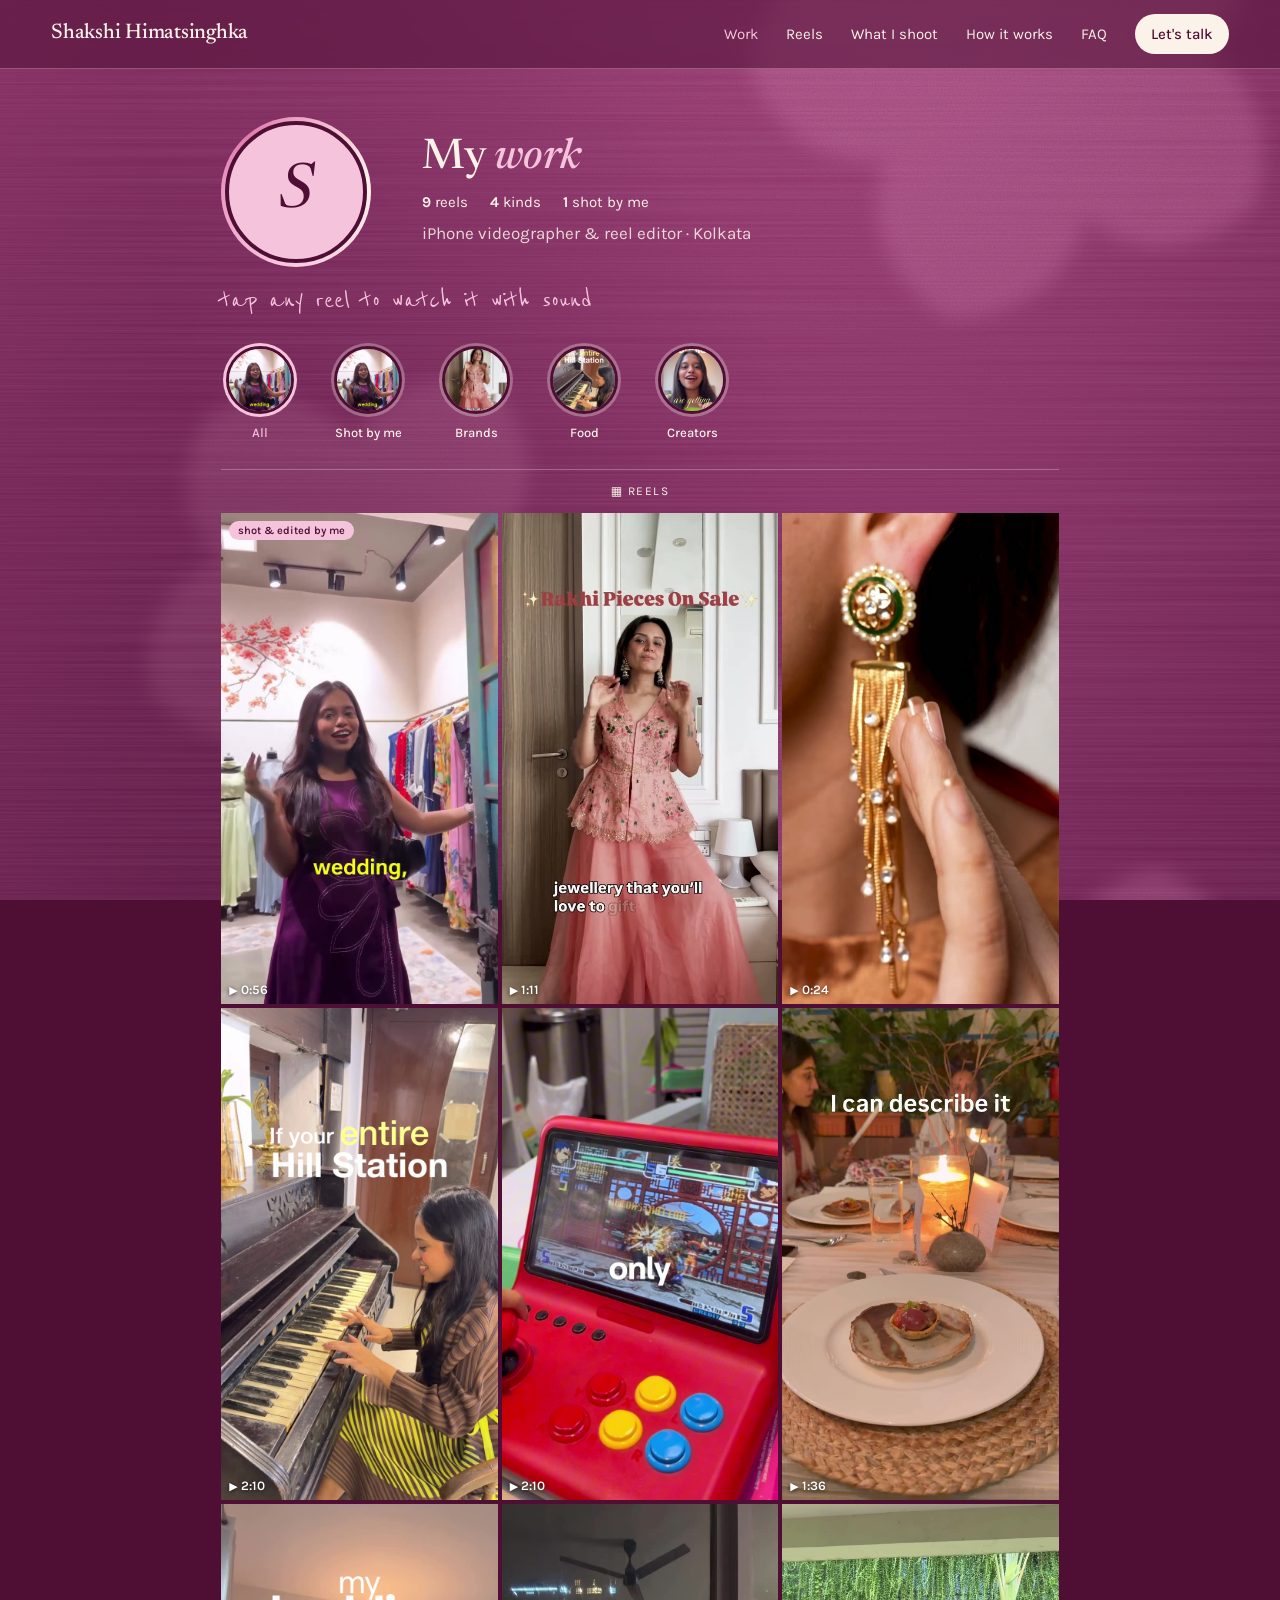
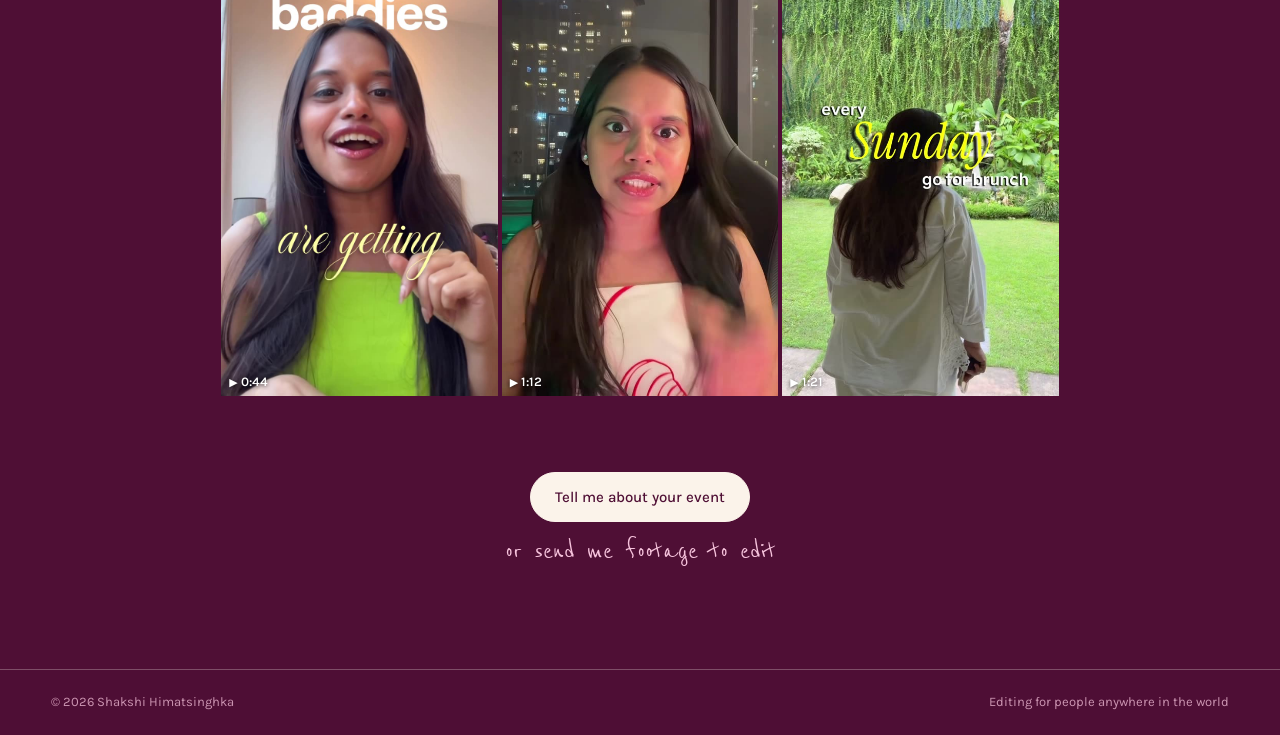
<file: work/index.html>
<!doctype html>
<html lang="en">
<head>
  <meta charset="utf-8">
  <meta name="viewport" content="width=device-width, initial-scale=1">
  <title>Shakshi Himatsinghka · My work</title>
  <meta name="description" content="Reels by Shakshi Himatsinghka for brands, stores, cafés and creators, each labelled with the work done on it: shot &amp; edited, or edited.">

  <!-- what shows up when this page's link is shared (WhatsApp, LinkedIn, iMessage, X) -->
  <meta property="og:type" content="website">
  <meta property="og:site_name" content="Shakshi Himatsinghka">
  <meta property="og:url" content="https://shakshi-himatsinghka.vercel.app/work/">
  <meta property="og:title" content="Shakshi Himatsinghka · My work">
  <meta property="og:description" content="My reels for brands, stores, cafés and creators. Each one says what I did on it: shot &amp; edited, or edited.">
  <meta property="og:image" content="https://shakshi-himatsinghka.vercel.app/assets/og-image.jpg">
  <meta property="og:image:type" content="image/jpeg">
  <meta property="og:image:width" content="1200">
  <meta property="og:image:height" content="630">
  <meta property="og:image:alt" content="Shakshi Himatsinghka, iPhone videographer and reel editor, next to stills from a store reel and a supper club reel.">
  <meta name="twitter:card" content="summary_large_image">
  <link rel="preconnect" href="https://fonts.googleapis.com">
  <link rel="preconnect" href="https://fonts.gstatic.com" crossorigin>
  <link href="https://fonts.googleapis.com/css2?family=Karla:ital,wght@0,400..700;1,400..700&family=Newsreader:ital,opsz,wght@0,6..72,400..600;1,6..72,400..600&family=Reenie+Beanie&display=swap" rel="stylesheet">
  <link rel="stylesheet" href="../edits.css">
  <link rel="stylesheet" href="../work.css">
  <script>document.documentElement.classList.add('js')</script>
</head>
<body>
<div class="bg" aria-hidden="true"></div>


<header class="top">
  <a class="mark" href="../">Shakshi Himatsinghka</a>
  <nav>
    <a href="./" aria-current="page">Work</a>
    <a href="../#reels">Reels</a>
    <a href="../#shoot">What I shoot</a>
    <a href="../#how">How it works</a>
    <a href="../#faq">FAQ</a>
    <a class="pill" href="../#contact">Let's talk</a>
  </nav>
</header>

<main>

  <!-- the profile: photo circle, counts, then round highlights that show one kind of work at a time -->
  <section class="profile">
    <div class="who">
      <div class="ring">
        <!-- PHOTO SPOT: when Shakshi sends her photo, save a square copy as assets/shakshi.jpg
             (about 300 × 300) and swap the <span> below for:
             <img src="../assets/shakshi.jpg" alt="Shakshi Himatsinghka"> -->
        <span aria-hidden="true">S</span>
      </div>
      <div>
        <h1>My <em>work</em></h1>
        <p class="counts"><span><b data-count="reels">9</b> reels</span><span><b data-count="kinds">4</b> kinds</span><span><b data-count="shot">1</b> shot by me</span></p>
        <p class="bio">iPhone videographer &amp; reel editor · Kolkata</p>
      </div>
    </div>
    <p class="hand tap-note">tap any reel to watch it with sound</p>
    <!-- the highlights are made from the reels below, so they update by themselves -->
    <div class="highlights" role="group" aria-label="Show one kind of work"></div>
    <p class="grid-tab" aria-hidden="true">▦ Reels</p>
    <p class="sr-only" id="filter-status" aria-live="polite"></p>
  </section>

  <!-- HOW TO ADD A REEL
       1. Make a web copy and a poster (the still people see before they tap), as AGENTS.md
          explains, and save both in edits/assets/, for example my-reel.mp4 and my-reel.jpg.
       2. Copy one whole reel block below, from <figure class="tile" …> down to </figure>, and
          paste it where you want it in the grid. Reels show in the order they're written.
       3. In your copy, change:
          - data-kind="…"                  which highlight it belongs to: shot, brands, food or creators
          - href="../assets/my-reel.mp4"   the video
          - src="../assets/my-reel.jpg"    the poster
          - alt="…"                        what the reel is, in a few words
          - the caption: the label in <b>…</b>, then what I did · the length
       4. Optional, for a client's reel: add the Instagram post as the last thing inside
          <figcaption>, like this:
          <a class="post" href="https://www.instagram.com/p/…" target="_blank" rel="noopener">see the original post ↗</a>
          It shows up in the player under that reel.
       The counts, the highlights, the length on each cover, the "shot & edited by me" tag (for
       captions that start with "shot & edited") and the player all update by themselves. -->
  <div class="grid">
    <figure class="tile" data-kind="shot">
      <a class="cover" href="../assets/aksh.mp4"><img src="../assets/aksh.jpg" alt="Aksh store reel" width="540" height="960"></a>
      <figcaption><b>Aksh · store reel</b> shot &amp; edited by me · 0:56</figcaption>
    </figure>

    <figure class="tile" data-kind="brands">
      <a class="cover" href="../assets/vasundhara-rakhi.mp4"><img src="../assets/vasundhara-rakhi.jpg" alt="Rakhi picks reel for Vasundhara Fashion Jewelry" width="540" height="960"></a>
      <figcaption><b>Rakhi picks · Vasundhara Fashion Jewelry</b> concept &amp; edit by me · 1:11</figcaption>
    </figure>

    <figure class="tile" data-kind="brands">
      <a class="cover" href="../assets/vasundhara-collection.mp4"><img src="../assets/vasundhara-collection.jpg" alt="New collection reel for Vasundhara Fashion Jewelry" width="540" height="960"></a>
      <figcaption><b>New collection · Vasundhara Fashion Jewelry</b> edited by me · 0:24</figcaption>
    </figure>

    <figure class="tile" data-kind="food">
      <a class="cover" href="../assets/supper-club.mp4"><img src="../assets/supper-club.jpg" alt="Supper club review reel for Dipikka Poddaar" width="540" height="960" loading="lazy"></a>
      <figcaption><b>Supper club review · for Dipikka Poddaar</b> edited by me · 2:10</figcaption>
    </figure>

    <figure class="tile" data-kind="food">
      <a class="cover" href="../assets/cafe.mp4"><img src="../assets/cafe.jpg" alt="Café review reel" width="540" height="960" loading="lazy"></a>
      <figcaption><b>Café review</b> edited by me · 2:10</figcaption>
    </figure>

    <figure class="tile" data-kind="food">
      <a class="cover" href="../assets/dipikka-dinner.mp4"><img src="../assets/dipikka-dinner.jpg" alt="Dinner review reel for Dipikka Poddaar" width="540" height="960" loading="lazy"></a>
      <figcaption><b>Dinner review · for Dipikka Poddaar</b> edited by me · 1:36</figcaption>
    </figure>

    <figure class="tile" data-kind="creators">
      <a class="cover" href="../assets/reel-2.mp4"><img src="../assets/reel-2.jpg" alt="Diwali gifting collab reel for Dipikka Poddaar" width="540" height="960" loading="lazy"></a>
      <figcaption><b>Diwali gifting collab · for Dipikka Poddaar</b> edited by me · 0:44</figcaption>
    </figure>

    <figure class="tile" data-kind="creators">
      <a class="cover" href="../assets/dipikka-talk.mp4"><img src="../assets/dipikka-talk.jpg" alt="Talking head reel for Dipikka Poddaar" width="540" height="960" loading="lazy"></a>
      <figcaption><b>Talking head reel · for Dipikka Poddaar</b> edited by me · 1:12</figcaption>
    </figure>

    <figure class="tile" data-kind="creators">
      <a class="cover" href="../assets/dipikka-wellness.mp4"><img src="../assets/dipikka-wellness.jpg" alt="Wellness brand collaboration reel for Dipikka Poddaar" width="540" height="960" loading="lazy"></a>
      <figcaption><b>Wellness brand collaboration · for Dipikka Poddaar</b> edited by me · 1:21</figcaption>
    </figure>
  </div>

  <section class="work-end">
    <a class="btn" href="../#contact">Tell me about your event</a>
    <a class="hand end-note" href="../#edit-only">or send me footage to edit</a>
  </section>

</main>

<footer>
  <span>© <span id="year"></span> Shakshi Himatsinghka</span>
  <span>Editing for people anywhere in the world</span>
</footer>

<!-- the player: one video for the whole page, opened from any reel above -->
<dialog class="player" id="player" aria-labelledby="player-title">
  <button type="button" class="player-btn player-close" aria-label="Close the player">✕</button>
  <div class="player-box">
    <video controls playsinline preload="none" aria-label="Reel"></video>
    <div class="player-bar">
      <button type="button" class="player-btn player-prev" aria-label="Previous reel">←</button>
      <p class="player-label" aria-live="polite"><b id="player-title"></b><span class="player-role"></span><a class="player-post" href="#" target="_blank" rel="noopener" hidden>see the original post ↗</a><span class="player-count"></span></p>
      <button type="button" class="player-btn player-next" aria-label="Next reel">→</button>
    </div>
  </div>
</dialog>

<script src="../edits.js"></script>
<script src="../work.js"></script>
</body>
</html>
</file>
<file: edits.css>
:root {
  --cream: #fbf3ea;
  --paper: #fdf8f2;
  --ink: #2a1520;
  --ink-soft: #5e4652;
  --berry: #7a2357;
  --deep: #4f0f35;
  --pink: #f6c3dc;
  --pink-soft: rgba(246, 195, 220, .75);
  --rule: rgba(251, 243, 234, .28);

  /* titles: change these four to try a different title font */
  --title: "Newsreader", Georgia, serif;
  --title-weight: 500;
  --title-track: -.012em;
  --title-scale: .92;
  --sans: "Karla", system-ui, sans-serif;
  --hand: "Reenie Beanie", cursive;
  --pad: clamp(16px, 4vw, 56px);
}

* { box-sizing: border-box; }
html, body { overflow-x: clip; }
html { scroll-behavior: smooth; }
body {
  margin: 0;
  background: var(--deep);
  color: var(--cream);
  font: 400 17px/1.6 var(--sans);
  -webkit-font-smoothing: antialiased;
}
/* the floral cloth sits still while the page scrolls over it */
.bg {
  position: fixed; inset: 0; z-index: -1;
  background: var(--berry) url("assets/florals.svg") center / cover no-repeat;
}

a { color: inherit; }
h1, h2, h3 { font-family: var(--title); font-weight: var(--title-weight); letter-spacing: var(--title-track); margin: 0; }
h1, h2 { line-height: 1.02; }
h1 em, h2 em { font-style: italic; color: var(--pink); }
.hand { font-family: var(--hand); }

/* ---------- top bar ---------- */
.top {
  position: sticky; top: 0; z-index: 20;
  display: flex; align-items: center; justify-content: space-between; gap: 16px;
  padding: 14px var(--pad);
  background: rgba(79, 15, 53, .55);
  backdrop-filter: blur(10px);
  -webkit-backdrop-filter: blur(10px);
  border-bottom: 1px solid var(--rule);
}
.mark { font: var(--title-weight) calc(23px * var(--title-scale))/1 var(--title); letter-spacing: var(--title-track); text-decoration: none; white-space: nowrap; }
.top nav { display: flex; align-items: center; gap: clamp(12px, 2.2vw, 28px); font-size: 15px; }
.top nav a { text-decoration: none; }
.top nav a:not(.pill):hover { color: var(--pink); }
.pill { background: var(--cream); color: var(--deep); padding: 8px 16px; border-radius: 99px; font-weight: 500; }
.pill:hover { background: var(--pink); }

/* ---------- hero ---------- */
.hero {
  display: grid;
  grid-template-columns: minmax(0, 1.05fr) minmax(0, 1fr);
  gap: clamp(32px, 5vw, 80px);
  align-items: center;
  padding: clamp(40px, 6vw, 88px) var(--pad) clamp(64px, 7vw, 104px);
}
.status {
  display: inline-flex; align-items: center; gap: 9px;
  margin: 0 0 24px; font-size: 14px; font-weight: 500;
  padding: 6px 15px 6px 11px; border-radius: 99px;
  background: rgba(251, 243, 234, .12); border: 1px solid var(--rule);
}
.dot { width: 8px; height: 8px; border-radius: 50%; background: #9be37a; box-shadow: 0 0 0 3px rgba(155, 227, 122, .25); animation: pulse 2.4s ease-in-out infinite; }
@keyframes pulse { 50% { box-shadow: 0 0 0 6px rgba(155, 227, 122, 0); } }

.hero h1 { font-size: calc(clamp(44px, 5.6vw, 82px) * var(--title-scale)); }
.lede { max-width: 32em; margin: 24px 0 0; color: rgba(251, 243, 234, .88); font-size: 18px; }
/* the intro line, with a small circle beside it that Shakshi's photo will replace */
.hello { display: flex; align-items: flex-start; gap: 16px; margin-top: 24px; }
.hello .lede { margin-top: 0; }
.me {
  flex: none; display: grid; place-items: center;
  width: 64px; height: 64px; border-radius: 50%; object-fit: cover;
  background: var(--pink); color: var(--deep);
  font: italic var(--title-weight) 34px/1 var(--title);
  box-shadow: 0 0 0 3px rgba(251, 243, 234, .3);
}
.ctas { display: flex; flex-wrap: wrap; gap: 10px; margin-top: 30px; }
.hero-aside { align-self: center; margin-left: 6px; font-size: 30px; line-height: 1; color: var(--pink); text-decoration: none; }
.hero-aside:hover { color: var(--cream); }
.btn {
  display: inline-block; text-decoration: none;
  font-weight: 500; font-size: 15px;
  padding: 12px 24px; border-radius: 99px;
  background: var(--cream); color: var(--deep);
  border: 1.5px solid var(--cream);
  transition: transform .15s ease, background .15s ease, color .15s ease;
}
.btn:hover { transform: translateY(-2px); background: var(--pink); border-color: var(--pink); }
.btn.ghost { background: transparent; color: var(--cream); }
.btn.ghost:hover { background: var(--cream); color: var(--deep); }

/* reels */
.reels { display: grid; grid-template-columns: 1fr 1fr; gap: clamp(16px, 2.4vw, 32px); padding: 18px; }
.reel { margin: 0; }
.r1 .window { transform: rotate(-2deg); }
.r2 { margin-top: 64px; }
.r2 .window { transform: rotate(2deg); }
figcaption { margin-top: 18px; font-size: 13.5px; color: var(--pink-soft); text-align: center; }
figcaption b { display: block; color: var(--cream); font-weight: 600; font-size: 14.5px; }

.window {
  position: relative;
  background: var(--paper); color: var(--ink);
  border-radius: 12px;
  padding: 0 8px 8px;
  box-shadow: 0 2px 4px rgba(0,0,0,.12), 0 24px 50px rgba(30, 4, 20, .45);
}
.wobble-line { position: absolute; pointer-events: none; overflow: visible; color: var(--pink); }
.titlebar { display: flex; align-items: center; gap: 9px; height: 32px; font-size: 12px; color: var(--ink-soft); min-width: 0; }
.lights { display: flex; gap: 5px; flex: none; }
.lights i { width: 9px; height: 9px; border-radius: 50%; background: #e6d6de; }
.lights i:first-child { background: var(--berry); }
.fname { overflow: hidden; text-overflow: ellipsis; white-space: nowrap; }

.screen { position: relative; aspect-ratio: 9 / 16; border-radius: 6px; overflow: hidden; background: #2b1d22; }
.screen video { width: 100%; height: 100%; object-fit: cover; display: block; cursor: pointer; }
.sound {
  position: absolute; right: 8px; bottom: 8px;
  font: 500 12px/1 var(--sans);
  padding: 7px 11px; border-radius: 99px; border: 0; cursor: pointer;
  background: rgba(253, 248, 242, .92); color: var(--ink);
}
.sound[aria-pressed="true"] { background: var(--pink); }
.scrub { position: relative; height: 16px; cursor: pointer; margin-top: 3px; }
.scrub::before { content: ""; position: absolute; left: 0; right: 0; top: 7px; height: 3px; border-radius: 3px; background: #ead9e1; }
.scrub .fill { position: absolute; left: 0; top: 7px; height: 3px; width: 0; border-radius: 3px; background: var(--berry); }

/* ---------- numbers ---------- */
.proof {
  display: grid; grid-template-columns: repeat(2, minmax(0, max-content));
  align-items: center; gap: 20px clamp(32px, 6vw, 96px);
  padding: 34px var(--pad);
  background: var(--deep);
}
.stat { display: flex; align-items: center; gap: 14px; }
.stat p { margin: 0; }
.proof .big { flex: none; font: italic var(--title-weight) calc(52px * var(--title-scale))/1 var(--title); color: var(--pink); }

/* ---------- more edits (light) ---------- */
.more {
  background: #f7dde8; color: var(--ink);
  padding: clamp(64px, 8vw, 120px) var(--pad);
}
.more-head { display: flex; flex-wrap: wrap; align-items: baseline; justify-content: space-between; gap: 8px 24px; }
.more h2 { font-size: calc(clamp(40px, 5.4vw, 72px) * var(--title-scale)); }
.more h2 em { color: var(--berry); }
.more-head p { margin: 0; color: var(--ink-soft); }
.more-grid {
  display: grid; grid-template-columns: repeat(2, minmax(0, 300px)) minmax(0, 1fr);
  gap: clamp(28px, 4vw, 56px); align-items: center;
  margin-top: clamp(32px, 4vw, 56px);
}
.more .window { box-shadow: 0 2px 4px rgba(0,0,0,.08), 0 22px 44px rgba(79, 15, 53, .22); }
.more .wobble-line { color: var(--berry); }
.more-grid .reel:nth-child(1) .window { transform: rotate(-1.5deg); }
.more-grid .reel:nth-child(2) .window { transform: rotate(1.5deg); }
.more figcaption { color: var(--ink-soft); }
.more figcaption b { color: var(--ink); }
.see-all { margin-top: clamp(28px, 4vw, 48px); background: var(--berry); border-color: var(--berry); color: var(--paper); }
.see-all:hover { background: var(--deep); border-color: var(--deep); }
/* the dark, slightly tilted card: the list beside the reels, and "Already shot it?" */
.tilt-card {
  background: var(--deep); color: var(--cream);
  border-radius: 16px; padding: clamp(26px, 3vw, 38px);
  transform: rotate(-1deg);
}
.tilt-card h3 { font: var(--title-weight) calc(clamp(30px, 3vw, 40px) * var(--title-scale))/1.05 var(--title); }
.tilt-card p { margin: 14px 0 22px; color: rgba(251, 243, 234, .85); }
#edit-only { scroll-margin-top: 96px; }
.proofs ul { list-style: none; margin: 0; padding: 0; }
.proofs li { display: grid; gap: 4px; padding: 16px 0; border-bottom: 1px solid var(--rule); }
.proofs li:first-child { padding-top: 0; }
.proofs b { font: var(--title-weight) calc(30px * var(--title-scale))/1.1 var(--title); }
.proofs span { font-size: 15px; color: var(--pink-soft); }
.proofs .proofs-note { margin: 18px 0 0; font-size: 30px; line-height: 1; color: var(--pink); }

/* ---------- story ---------- */
.story { padding: clamp(64px, 8vw, 120px) var(--pad); }
.paper {
  position: relative;
  max-width: 920px; margin: 0 auto;
  background: var(--paper); color: var(--ink);
  padding: clamp(32px, 5vw, 64px) clamp(22px, 5vw, 72px);
  border-radius: 4px;
  transform: rotate(-.6deg);
  box-shadow: 0 30px 60px rgba(30, 4, 20, .4);
}
/* washi tape */
.paper::before, .paper::after {
  content: ""; position: absolute; top: -14px; width: 120px; height: 30px;
  background: rgba(246, 195, 220, .8);
}
.paper::before { left: 8%; transform: rotate(-5deg); }
.paper::after { right: 8%; transform: rotate(4deg); }
.kicker { margin: 0; font-size: 31px; line-height: 1; color: var(--berry); }
.story h2 { font-size: calc(clamp(38px, 5vw, 64px) * var(--title-scale)); margin-top: 4px; }
.story h2 em { color: var(--berry); }
.story-body { margin-top: 28px; columns: 2 300px; column-gap: 44px; }
.story-body p { margin: 0 0 16px; break-inside: avoid; color: #3d2731; }
.story blockquote {
  margin: 20px 0 0; padding-top: 22px; border-top: 1.5px dashed rgba(122, 35, 87, .35);
  font-size: clamp(26px, 3vw, 34px); line-height: 1.15; color: var(--berry);
}

/* ---------- dark sections of cards (home: the three iPhone cards; career: skills) ---------- */
.for, .how { padding: clamp(64px, 8vw, 120px) var(--pad); }
.for h2, .how h2 { font-size: calc(clamp(40px, 5.4vw, 72px) * var(--title-scale)); }
.cards {
  display: grid; grid-template-columns: repeat(4, minmax(0, 1fr)); gap: 18px;
  margin-top: clamp(32px, 4vw, 52px);
}
.card {
  background: rgba(122, 35, 87, .35);
  border: 1px solid var(--rule);
  border-radius: 14px; padding: 22px 20px 26px;
}
.tag { font: 400 30px/1 var(--hand); color: var(--pink); }
.card h3 { font: var(--title-weight) calc(27px * var(--title-scale))/1.1 var(--title); margin-top: 14px; }
.card p { margin: 12px 0 0; font-size: 15.5px; color: rgba(251, 243, 234, .82); }
.kinds { list-style: none; padding: 0; margin: 28px 0 0; display: flex; flex-wrap: wrap; gap: 8px; }
.kinds li { font-size: 14px; padding: 6px 14px; border-radius: 99px; border: 1px solid var(--rule); color: var(--pink); }
/* why iPhone · the bits · I blend in: the same cards, three across, with no heading above */
.notes .cards { margin-top: 0; }
.cards.trio { grid-template-columns: repeat(3, minmax(0, 1fr)); }
.trio .card h3 { margin-top: 0; }

/* ---------- what I shoot + edit only (cream) ---------- */
.what {
  display: grid; grid-template-columns: minmax(0, 1.2fr) minmax(0, 1fr);
  align-items: center; gap: 40px clamp(32px, 5vw, 80px);
  padding: clamp(64px, 8vw, 120px) var(--pad);
  background: var(--cream); color: var(--ink);
}
.what h2 { font-size: calc(clamp(40px, 5.4vw, 72px) * var(--title-scale)); }
.what h2 em { color: var(--berry); }
.what-list { list-style: none; padding: 0; margin: clamp(24px, 3vw, 40px) 0 0; }
.what-list li { padding: 16px 0; border-top: 1.5px solid rgba(42, 21, 32, .18); font-size: 18px; color: #3d2731; }
.what-list b { font-weight: 700; color: var(--ink); }

/* ---------- tools ---------- */
.tools {
  display: flex; flex-wrap: wrap; align-items: center; gap: 24px clamp(28px, 5vw, 72px);
  padding: clamp(56px, 7vw, 96px) var(--pad);
  background: var(--cream); color: var(--ink);
}
.tools h2 { font-size: calc(clamp(36px, 4.4vw, 56px) * var(--title-scale)); }
.tools h2 em { color: var(--berry); }
.apps { list-style: none; padding: 0; margin: 0; display: flex; flex-wrap: wrap; gap: clamp(20px, 3vw, 40px); }
.apps li { display: flex; flex-direction: column; align-items: center; gap: 10px; font-size: 15px; font-weight: 500; cursor: default; }
.app-icon {
  --r: 0deg;
  display: block; width: 80px; height: 80px; border-radius: 20px;
  box-shadow: 0 10px 22px rgba(79, 15, 53, .22);
  transform: rotate(var(--r));
  transition: transform .45s cubic-bezier(.2, .8, .3, 1), box-shadow .45s ease;
}
.apps li:nth-child(1) .app-icon { --r: -4deg; }
.apps li:nth-child(2) .app-icon { --r: 3deg; box-shadow: 0 10px 22px rgba(79, 15, 53, .22), 0 0 0 1px rgba(42, 21, 32, .1); }
.apps li:nth-child(3) .app-icon { --r: -2deg; }
.apps li span.app-name { transition: color .3s ease; }

/* hover (or tap): the icon gently straightens and lifts a little */
.apps li:hover .app-icon, .apps li:active .app-icon {
  transform: rotate(0deg) translateY(-4px) scale(1.03);
  box-shadow: 0 14px 26px rgba(79, 15, 53, .26);
}
.apps li:hover .app-name, .apps li:active .app-name { color: var(--berry); }
.tools-note { margin: 0; font-size: 32px; line-height: 1; color: var(--berry); }

/* ---------- how ---------- */
/* the card sections sit on solid plum; how it works on solid berry */
.for { background: #3a0a27; }
.how { background: var(--berry); }
.steps {
  list-style: none; padding: 0; margin: clamp(32px, 4vw, 52px) 0 0;
  display: grid; grid-template-columns: repeat(4, minmax(0, 1fr)); gap: clamp(20px, 3vw, 40px);
}
.how-head { display: flex; flex-wrap: wrap; align-items: flex-end; justify-content: space-between; gap: 12px 40px; }
.how-head p { margin: 0; max-width: 30em; color: rgba(251, 243, 234, .85); }
.how-note { margin: clamp(28px, 4vw, 44px) 0 0; font-size: 32px; line-height: 1; color: var(--pink); }
.steps li { border-top: 1.5px solid var(--cream); padding-top: 18px; }
.num { display: block; font-size: 72px; line-height: .8; color: var(--pink); margin-bottom: 14px; }
.steps h3 { font: var(--title-weight) calc(29px * var(--title-scale))/1.1 var(--title); }
.steps p { margin: 10px 0 0; color: rgba(251, 243, 234, .82); max-width: 26em; }

/* ---------- FAQ (light) ---------- */
.faq { background: #f7dde8; color: var(--ink); padding: clamp(64px, 8vw, 120px) var(--pad); }
.faq h2 { font-size: calc(clamp(40px, 5.4vw, 72px) * var(--title-scale)); }
.faq h2 em { color: var(--berry); }
.qa { display: grid; grid-template-columns: repeat(2, minmax(0, 1fr)); gap: 0 clamp(28px, 4vw, 56px); margin: clamp(32px, 4vw, 52px) 0 0; }
.qa div { padding: 18px 0 22px; border-top: 1.5px solid rgba(42, 21, 32, .18); }
.qa dt { font: var(--title-weight) calc(25px * var(--title-scale))/1.2 var(--title); color: var(--ink); }
.qa dd { margin: 8px 0 0; max-width: 34em; color: #3d2731; }

/* ---------- contact postcard ---------- */
.contact { padding: clamp(72px, 9vw, 130px) var(--pad); --stamp-w: 96px; }
.stage {
  position: relative;
  display: grid; grid-template-columns: minmax(0, 1fr) 150px; gap: clamp(24px, 3vw, 44px); align-items: center;
  max-width: 1240px; margin: 0 auto;
}
.postcard {
  position: relative;
  display: grid; grid-template-columns: 1.1fr 1px .9fr; gap: clamp(22px, 4vw, 48px);
  background: var(--paper); color: var(--ink);
  padding: clamp(28px, 4.5vw, 56px);
  border-radius: 6px;
  transform: rotate(.8deg);
  box-shadow: 0 30px 60px rgba(30, 4, 20, .45);
}
.postcard::before { content: ""; grid-column: 2; grid-row: 1; background: rgba(42, 21, 32, .2); }
.pc-message { grid-column: 1; grid-row: 1; }
.pc-address { grid-column: 3; grid-row: 1; display: flex; flex-direction: column; align-items: flex-start; }
.pc-hi { margin: 0; font-size: 36px; line-height: 1; color: var(--berry); }
.pc-message h2 { font-size: calc(clamp(34px, 4vw, 52px) * var(--title-scale)); margin-top: 6px; }
.pc-message p { color: #3d2731; }
.pc-sign { font-size: 30px; color: var(--berry); margin: 8px 0 0; }

/* stamps: the slot on the card, the tray beside it, and the stamps themselves */
.stamp-slot {
  align-self: flex-end;
  width: calc(var(--stamp-w) + 14px); aspect-ratio: 110 / 132;
  display: grid; place-items: center; text-align: center;
  border: 1.5px dashed rgba(42, 21, 32, .35); border-radius: 4px;
  font: 500 10.5px/1.3 var(--sans); letter-spacing: .1em; text-transform: uppercase; color: var(--ink-soft);
  transition: background .2s ease, border-color .2s ease;
}
.stamp-slot.is-hot { background: rgba(246, 195, 220, .45); border-color: var(--berry); }
.tray { display: flex; flex-direction: column; align-items: center; gap: 14px; }
.tray-hint { margin: 0; font-size: 30px; line-height: 1; text-align: center; color: var(--pink); }
.tray-spots { display: flex; flex-direction: column; gap: 22px; }
.spot { display: block; width: var(--stamp-w); aspect-ratio: 260 / 304; }

.stamp {
  position: absolute; left: 0; top: 0; z-index: 2;
  width: var(--stamp-w); padding: 0; border: 0; background: none;
  cursor: grab; touch-action: none; user-select: none; -webkit-user-select: none;
  filter: drop-shadow(0 6px 10px rgba(30, 4, 20, .35));
  transition: transform .35s cubic-bezier(.2, .9, .3, 1.2), left .35s ease, top .35s ease;
}
.stamp.is-dragging { cursor: grabbing; z-index: 5; transition: none; filter: drop-shadow(0 16px 22px rgba(30, 4, 20, .45)); }
/* perforated edge: holes along the border, solid in the middle */
.perf {
  display: block; padding: 6px; background: #fffdf8;
  -webkit-mask: radial-gradient(4.5px at 6px 6px, #0000 96%, #000) -6px -6px / 12px 12px round, linear-gradient(#000 0 0) content-box;
  mask: radial-gradient(4.5px at 6px 6px, #0000 96%, #000) -6px -6px / 12px 12px round, linear-gradient(#000 0 0) content-box;
}
.perf img { display: block; width: 100%; height: auto; pointer-events: none; }
.stamp:focus-visible { outline: 2px solid var(--pink); outline-offset: 4px; }
.lines { margin: 0 0 26px; width: 100%; }
.lines dt { font-size: 11.5px; text-transform: uppercase; letter-spacing: .08em; color: var(--ink-soft); margin-top: 14px; }
.lines dd {
  margin: 2px 0 0; padding-bottom: 8px;
  border-bottom: 1px solid rgba(42, 21, 32, .25);
  font: 500 18px/1.35 var(--sans);
}
.lines dd a { text-decoration: none; }
.lines dd a:hover { color: var(--berry); text-decoration: underline; }
.mail { display: flex; flex-wrap: wrap; align-items: center; justify-content: space-between; gap: 8px; }
.mail a { overflow-wrap: anywhere; }
.copy {
  font: 500 12px/1 var(--sans); cursor: pointer;
  padding: 7px 12px; border-radius: 99px;
  border: 1.2px solid var(--ink); background: transparent; color: var(--ink);
}
.copy:hover { background: var(--ink); color: var(--paper); }
.pc-address .btn { background: var(--berry); border-color: var(--berry); color: var(--paper); }
.pc-address .btn:hover { background: var(--deep); border-color: var(--deep); }

footer {
  display: flex; flex-wrap: wrap; justify-content: space-between; gap: 8px;
  padding: 22px var(--pad); font-size: 13px; color: var(--pink-soft);
  border-top: 1px solid var(--rule);
  background: rgba(79, 15, 53, .55);
}

:focus-visible { outline: 2px solid var(--pink); outline-offset: 3px; }
.paper :focus-visible, .postcard :focus-visible, .window :focus-visible { outline-color: var(--berry); }

/* ---------- responsive ---------- */
/* home page on laptop screens: the two hero reels shrink to the screen's height,
   so the intro, the button and both reels all fit in the first view */
@media (min-width: 901px) {
  .hero#work { align-items: start; padding-top: clamp(28px, 3.5vw, 56px); padding-bottom: clamp(40px, 4vw, 64px); }
  .hero#work .reels {
    width: 100%; justify-self: center; padding: 12px;
    grid-template-columns: minmax(0, 1fr) minmax(0, 1fr);
    max-width: max(380px, calc((100vh - 371px) * 1.125 + 88px));
    max-width: max(380px, calc((100svh - 371px) * 1.125 + 88px));
  }
  .hero#work .r2 { margin-top: 40px; }
}
@media (max-width: 1100px) {
  .cards { grid-template-columns: repeat(2, minmax(0, 1fr)); }
  .more-grid { grid-template-columns: repeat(2, minmax(0, 300px)); justify-content: center; }
  .more-grid .tilt-card { grid-column: 1 / -1; }
  .proof { grid-template-columns: minmax(0, 1fr) minmax(0, 1fr); }
  .steps { grid-template-columns: repeat(2, minmax(0, 1fr)); }
}
@media (max-width: 900px) {
  .top nav a:not(.pill) { display: none; }
  .hero { grid-template-columns: minmax(0, 1fr); }
  .reels { max-width: 560px; margin: 0 auto; width: 100%; }
  .what, .qa, .cards.trio { grid-template-columns: minmax(0, 1fr); }
  .postcard { grid-template-columns: minmax(0, 1fr); }
  .postcard::before { display: none; }
  .pc-address { grid-column: 1; grid-row: 2; border-top: 1px dashed rgba(42, 21, 32, .3); padding-top: 22px; }
  .contact { --stamp-w: 74px; }
  .stage { grid-template-columns: minmax(0, 1fr); }
  .stamp-slot { position: absolute; top: 18px; right: 18px; }
  .pc-message h2 { padding-right: calc(var(--stamp-w) + 30px); }
  .tray-spots { flex-direction: row; gap: 18px; }
}
@media (max-width: 600px) {
  body { font-size: 16px; }
  .mark { font-size: 20px; }
  .lede { font-size: 16.5px; }
  .me { width: 52px; height: 52px; font-size: 28px; }
  .reels { padding: 12px 6px; gap: 14px; }
  .r2 { margin-top: 40px; }
  .titlebar { height: 26px; font-size: 10.5px; }
  .lights i { width: 7px; height: 7px; }
  .sound { font-size: 11px; padding: 6px 9px; right: 6px; bottom: 6px; }
  .cards, .steps { grid-template-columns: minmax(0, 1fr); }
  .proof { grid-template-columns: minmax(0, 1fr); }
  .proof .big { font-size: 42px; }
  .more-grid { gap: 22px 14px; }
  .paper::before, .paper::after { width: 84px; }
}

@media (prefers-reduced-motion: reduce) {
  html { scroll-behavior: auto; }
  .btn { transition: none; }
  .dot { animation: none; }
  .app-icon { transition: none; }
}
</file>
<file: career.css>
/* the career page. colours, fonts, top bar, buttons, cards and postcard all come from edits.css */

.status { border-radius: 18px; }

/* ---------- receipt ---------- */
.receipt-col { justify-self: center; width: min(100%, 420px); padding-top: 16px; }
.receipt-wrap {
  position: relative;
  transform: rotate(2deg);
  filter: drop-shadow(0 24px 34px rgba(30, 4, 20, .45));
}
/* washi tape */
.receipt-wrap::before {
  content: ""; position: absolute; z-index: 1; left: 50%; top: -15px;
  width: 124px; height: 32px;
  transform: translateX(-50%) rotate(-3deg);
  background: rgba(246, 195, 220, .85);
}
/* torn, zigzag top and bottom */
.receipt {
  --tooth: 9px;
  --edge:
    conic-gradient(from 135deg at top, #0000, #000 1deg 89deg, #0000 90deg) top / calc(2 * var(--tooth)) 51% repeat-x,
    conic-gradient(from -45deg at bottom, #0000, #000 1deg 89deg, #0000 90deg) bottom / calc(2 * var(--tooth)) 51% repeat-x;
  padding: 42px clamp(20px, 3vw, 30px) 34px;
  background: var(--paper); color: var(--ink);
  font: 400 15px/1.4 "Courier Prime", ui-monospace, Consolas, monospace;
  -webkit-mask: var(--edge);
  mask: var(--edge);
}
.receipt p { margin: 0; }
.r-head { text-align: center; font-weight: 700; font-size: 18px; letter-spacing: .08em; text-transform: uppercase; }
.r-sub { margin-top: 2px !important; text-align: center; font-size: 13px; color: var(--ink-soft); }
.r-rows { margin: 18px 0 0; padding: 12px 0; border-block: 1.5px dashed rgba(42, 21, 32, .45); }
.r-rows > div { display: flex; align-items: baseline; gap: 8px; padding: 4px 0; }
.r-rows > div::after { content: ""; order: 1; flex: 1; border-bottom: 1.5px dotted rgba(42, 21, 32, .35); }
.r-rows dt { order: 0; }
.r-rows dd { order: 2; margin: 0; font-weight: 700; }
.r-total { display: flex; justify-content: space-between; gap: 16px; margin-top: 14px !important; font-weight: 700; }
.r-total span:last-child { text-align: right; }
.r-bars {
  height: 42px; margin-top: 20px;
  background: repeating-linear-gradient(90deg,
    var(--ink) 0 2px, transparent 2px 5px, var(--ink) 5px 6px, transparent 6px 10px,
    var(--ink) 10px 14px, transparent 14px 16px, var(--ink) 16px 17px, transparent 17px 21px);
}
.r-thanks { margin-top: 8px !important; text-align: center; font-size: 13px; }
.receipt-note { margin: 16px 0 0; text-align: center; font-size: 38px; line-height: 1; color: var(--cream); transform: rotate(-2deg); }

/* ---------- messy to simple ---------- */
.files, .writing { padding: clamp(64px, 8vw, 120px) var(--pad); color: var(--ink); }
.files { background: #f7dde8; }
.writing { background: var(--cream); }
.files h2, .writing h2 { font-size: calc(clamp(40px, 5.4vw, 72px) * var(--title-scale)); }
.files h2 em, .writing h2 em { color: var(--berry); }
.files-head { display: flex; flex-wrap: wrap; align-items: baseline; justify-content: space-between; gap: 8px 24px; }
.files-head p { margin: 0; color: var(--ink-soft); }

.tabs { display: flex; flex-wrap: wrap; gap: 8px; margin: clamp(24px, 3vw, 36px) 0 clamp(30px, 4vw, 48px); }
.tabs button {
  font: 500 15px/1.2 var(--sans); cursor: pointer;
  padding: 9px 16px; border-radius: 99px;
  border: 1.5px solid var(--deep); background: transparent; color: var(--deep);
  transition: background .2s ease, color .2s ease;
}
.tabs button:hover { background: rgba(79, 15, 53, .1); }
.tabs button[aria-selected="true"] { background: var(--deep); color: var(--cream); }
.tabs button:focus-visible { outline-color: var(--berry); }

.case {
  display: grid; grid-template-columns: minmax(0, 1fr) clamp(56px, 7vw, 96px) minmax(0, 1.1fr);
  gap: 12px; align-items: center;
  max-width: 1160px;
}
.case[hidden] { display: none; }
.case-label { margin: 0 0 12px; font-size: 12px; font-weight: 600; letter-spacing: .08em; text-transform: uppercase; }

/* the messy side: a taped page of notes */
.note {
  position: relative;
  padding: 34px clamp(20px, 3vw, 32px) 30px;
  background: var(--paper);
  transform: rotate(-1.2deg);
  box-shadow: 0 18px 34px rgba(79, 15, 53, .18);
}
.note::before {
  content: ""; position: absolute; top: -13px; left: 12%;
  width: 104px; height: 28px;
  background: rgba(122, 35, 87, .22);
  transform: rotate(-3deg);
}
.note .case-label { color: var(--ink-soft); }
.scrawl {
  list-style: none; margin: 0; padding: 0;
  font: 400 clamp(29px, 2.7vw, 34px)/40px var(--hand);
  color: var(--deep);
  background: repeating-linear-gradient(transparent 0 38px, rgba(122, 35, 87, .2) 38px 39px, transparent 39px 40px);
}
.scrawl li:nth-child(even) { padding-left: .9em; }
.scrawl s { text-decoration-thickness: 2px; opacity: .6; }

.swoop { display: block; width: 100%; height: 60px; color: var(--berry); }

/* the simple side */
.plan {
  padding: clamp(24px, 3vw, 36px);
  background: var(--deep); color: var(--cream);
  border-radius: 14px;
  box-shadow: 0 18px 34px rgba(79, 15, 53, .28);
}
.plan .case-label { color: var(--pink); }
.plan ol { list-style: none; margin: 0 0 22px; padding: 0; counter-reset: step; }
.plan li {
  counter-increment: step;
  display: grid; grid-template-columns: 30px minmax(0, 1fr); align-items: baseline;
  padding: 9px 0; border-bottom: 1px solid var(--rule);
}
.plan li::before { content: counter(step); font: 400 30px/1 var(--hand); color: var(--pink); }
.result {
  display: inline-block; margin: 0;
  padding: 8px 15px; border-radius: 16px;
  background: var(--pink); color: var(--deep);
  font-size: 15px; font-weight: 600; line-height: 1.3;
  transform: rotate(-1deg);
}

/* ---------- experience ---------- */
.jobs { list-style: none; margin: 30px 0 0; padding: 0; }
.job {
  display: grid; grid-template-columns: 148px minmax(0, 1fr); gap: 6px 28px;
  padding: 26px 0;
  border-top: 1.5px dashed rgba(122, 35, 87, .35);
}
.job:last-child { padding-bottom: 0; }
.when { margin: 0; padding-top: 3px; font-size: 14.5px; font-weight: 500; color: var(--ink-soft); }
.job h3 { font-size: calc(27px * var(--title-scale)); line-height: 1.12; }
.where { margin: 4px 0 12px; font-weight: 600; color: var(--berry); }
.job ul { list-style: disc; margin: 0; padding-left: 18px; color: #3d2731; }
.job li { margin: 6px 0; }
.job li::marker { color: var(--berry); }

/* ---------- skills ---------- */
.cards.three { grid-template-columns: repeat(3, minmax(0, 1fr)); }
.card a { color: var(--pink); white-space: nowrap; }

/* ---------- writing ---------- */
.clips {
  display: grid; grid-template-columns: repeat(3, minmax(0, 1fr)); gap: clamp(18px, 2.6vw, 32px);
  margin-top: clamp(32px, 4vw, 52px);
}
.clip {
  --r: -1deg;
  display: flex; flex-direction: column; gap: 10px;
  padding: 24px 22px 20px;
  background: #fff; color: var(--ink);
  border-radius: 4px;
  text-decoration: none;
  box-shadow: 0 14px 28px rgba(79, 15, 53, .14);
  transform: rotate(var(--r));
  transition: transform .45s cubic-bezier(.2, .8, .3, 1), box-shadow .45s ease;
}
.clip:nth-child(2) { --r: .8deg; }
.clip:nth-child(3) { --r: -.5deg; }
.clip:hover { transform: rotate(0deg) translateY(-4px); box-shadow: 0 18px 32px rgba(79, 15, 53, .18); }
.clip-date { font-size: 13.5px; color: var(--ink-soft); }
.clip b { font: var(--title-weight) calc(25px * var(--title-scale))/1.14 var(--title); letter-spacing: var(--title-track); color: var(--deep); }
.clip-read { margin-top: auto; padding-top: 6px; font-size: 14.5px; font-weight: 600; color: var(--berry); }
.writing-foot { display: flex; flex-wrap: wrap; align-items: center; justify-content: space-between; gap: 10px 32px; margin-top: clamp(28px, 4vw, 44px); }
.writing-foot .hand { margin: 0; font-size: 32px; line-height: 1; color: var(--berry); }
.all-posts { font-weight: 600; text-underline-offset: 4px; }

/* ---------- responsive ---------- */
@media (max-width: 900px) {
  .case { grid-template-columns: minmax(0, 1fr); gap: 4px; }
  .swoop { width: 72px; justify-self: center; transform: rotate(90deg); }
  .cards.three, .clips { grid-template-columns: minmax(0, 1fr); }
}
@media (max-width: 600px) {
  .job { grid-template-columns: minmax(0, 1fr); gap: 4px; }
  .receipt { font-size: 14px; }
}

@media (prefers-reduced-motion: reduce) {
  .tabs button, .clip { transition: none; }
}
</file>
<file: work.css>
/* ---------- the work page: a profile, highlights and a tight grid of reels ----------
   Colours, fonts, the top bar, buttons and the footer come from edits.css. */

.top nav a[aria-current="page"] { color: var(--pink); }
.sr-only { position: absolute; width: 1px; height: 1px; margin: -1px; overflow: hidden; clip: rect(0 0 0 0); white-space: nowrap; }

/* the profile at the top */
.profile { max-width: 940px; margin: 0 auto; padding: clamp(24px, 4vw, 48px) var(--pad) 0; }
.who { display: flex; align-items: center; gap: clamp(18px, 4vw, 56px); }
.ring {
  flex: none; width: clamp(84px, 16vw, 150px); aspect-ratio: 1; border-radius: 50%; padding: 4px;
  background: conic-gradient(from 200deg, var(--pink), #e27bb0, var(--cream), var(--pink));
}
.ring span, .ring img {
  display: grid; place-items: center; width: 100%; height: 100%; border-radius: 50%; object-fit: cover;
  border: 4px solid var(--deep); background: var(--pink); color: var(--deep);
  font: italic var(--title-weight) clamp(36px, 6vw, 62px)/1 var(--title);
}
.who h1 { font-size: calc(clamp(32px, 4vw, 46px) * var(--title-scale)); }
.counts { display: flex; flex-wrap: wrap; gap: 4px 22px; margin: 10px 0 0; font-size: 15px; }
.counts span { white-space: nowrap; }
.counts b { font-weight: 700; }
.bio { margin: 6px 0 0; color: rgba(251, 243, 234, .85); }
.tap-note { margin: 18px 0 0; font-size: 30px; line-height: 1; color: var(--pink); }

/* highlights: one round button per kind of work */
.highlights { display: flex; gap: clamp(14px, 3vw, 34px); margin-top: 24px; padding: 4px 2px 6px; overflow-x: auto; scrollbar-width: none; }
.highlights::-webkit-scrollbar { display: none; }
.hl {
  flex: none; display: grid; justify-items: center; gap: 8px; padding: 0; border: 0; background: none; cursor: pointer;
  color: var(--cream); font: 500 13px/1.2 var(--sans); scroll-margin-top: 100px;
}
.hl i { display: block; width: 74px; height: 74px; border-radius: 50%; padding: 3px; background: rgba(251, 243, 234, .3); transition: background .15s ease; }
.hl:hover i { background: rgba(246, 195, 220, .7); }
.hl[aria-pressed="true"] i { background: var(--pink); }
.hl[aria-pressed="true"] { color: var(--pink); }
.hl img { display: block; width: 100%; height: 100%; border-radius: 50%; object-fit: cover; border: 3px solid var(--deep); }
.grid-tab {
  margin: 22px 0 0; padding: 12px 0; border-top: 1px solid var(--rule); text-align: center;
  font-size: 12px; letter-spacing: .12em; text-transform: uppercase; color: var(--cream);
}

/* the grid: still covers, three across, and nothing plays until one is tapped */
.grid { display: grid; grid-template-columns: repeat(3, minmax(0, 1fr)); gap: 4px; max-width: 940px; margin: 0 auto; padding: 0 var(--pad); }
.tile { position: relative; margin: 0; }
.cover { position: relative; display: block; aspect-ratio: 9 / 16; overflow: hidden; background: #2b1d22; }
.cover img { display: block; width: 100%; height: 100%; object-fit: cover; transition: transform .3s ease; }
.cover:hover img, .cover:focus-visible img { transform: scale(1.04); }
.cover:focus-visible { outline-offset: -3px; }
.len { position: absolute; left: 8px; bottom: 8px; font: 600 13px/1 var(--sans); color: #fff; text-shadow: 0 1px 4px rgba(0, 0, 0, .7); pointer-events: none; }
.len::before { content: "▶ "; font-size: 11px; }
.tag { position: absolute; left: 8px; top: 8px; padding: 4px 9px; border-radius: 99px; font: 600 11px/1 var(--sans); background: var(--pink); color: var(--deep); pointer-events: none; }
/* the caption sits under each cover without JavaScript; with it, it shows over the cover on hover */
.tile figcaption { margin: 6px 0 12px; font-size: 12.5px; text-align: left; }
.js .tile figcaption {
  position: absolute; inset: auto 0 0 0; margin: 0; padding: 48px 12px 32px; pointer-events: none;
  font: 600 13px/1.3 var(--sans); color: #fff; background: linear-gradient(transparent, rgba(20, 4, 14, .82));
  opacity: 0; transition: opacity .2s ease;
}
.js .tile figcaption b { color: #fff; font-size: 14px; }
.js .tile:hover figcaption, .js .tile:focus-within figcaption { opacity: 1; }
.tile .post { display: none; }

.work-end {
  display: flex; flex-direction: column; align-items: center; gap: 14px; text-align: center;
  padding: clamp(48px, 6vw, 80px) var(--pad) clamp(64px, 8vw, 110px);
}
.end-note { font-size: 30px; line-height: 1; color: var(--pink); text-decoration: none; }
.end-note:hover { color: var(--cream); }

/* ---------- the player: one video for the whole page ---------- */
html.player-open { overflow: hidden; }
.player {
  width: 100%; height: 100%; max-width: none; max-height: none;
  margin: 0; padding: 0; border: 0;
  background: transparent; color: var(--cream);
}
.player::backdrop { background: rgba(30, 4, 20, .92); }
.player[open] { display: flex; align-items: center; justify-content: center; background: rgba(30, 4, 20, .92); }
.player-box {
  display: flex; flex-direction: column; align-items: center; gap: 12px;
  width: min(calc((100vh - 150px) * 9 / 16), 92vw);
  width: min(calc((100dvh - 150px) * 9 / 16), 92vw);
}
.player video { display: block; width: 100%; aspect-ratio: 9 / 16; background: #000; border-radius: 10px; }
.player-bar { display: flex; align-items: center; gap: 12px; width: 100%; }
.player-label { flex: 1; min-width: 0; margin: 0; text-align: center; font-size: 13.5px; line-height: 1.4; color: var(--pink-soft); }
.player-label b { display: block; font-size: 14.5px; font-weight: 600; color: var(--cream); }
.player-post { display: block; color: var(--pink); }
.player-post[hidden] { display: none; }
.player-count { display: block; margin-top: 2px; font-size: 12px; opacity: .8; }
.player-btn {
  flex: none; display: grid; place-items: center;
  width: 44px; height: 44px; border-radius: 50%; border: 0; cursor: pointer;
  background: var(--cream); color: var(--deep); font: 600 20px/1 var(--sans);
}
.player-btn:hover { background: var(--pink); }
.player-close { position: absolute; top: 14px; right: 14px; z-index: 1; }

/* ---------- phones ---------- */
@media (max-width: 600px) {
  .who { align-items: flex-start; }
  .counts { gap: 4px 14px; font-size: 14px; }
  .hl i { width: 62px; height: 62px; }
  .grid { gap: 2px; padding: 0; }
  .tag { font-size: 10px; padding: 3px 7px; }
  .len { font-size: 12px; left: 6px; bottom: 6px; }
}

@media (prefers-reduced-motion: reduce) {
  .cover img, .hl i, .js .tile figcaption { transition: none; }
}
</file>
